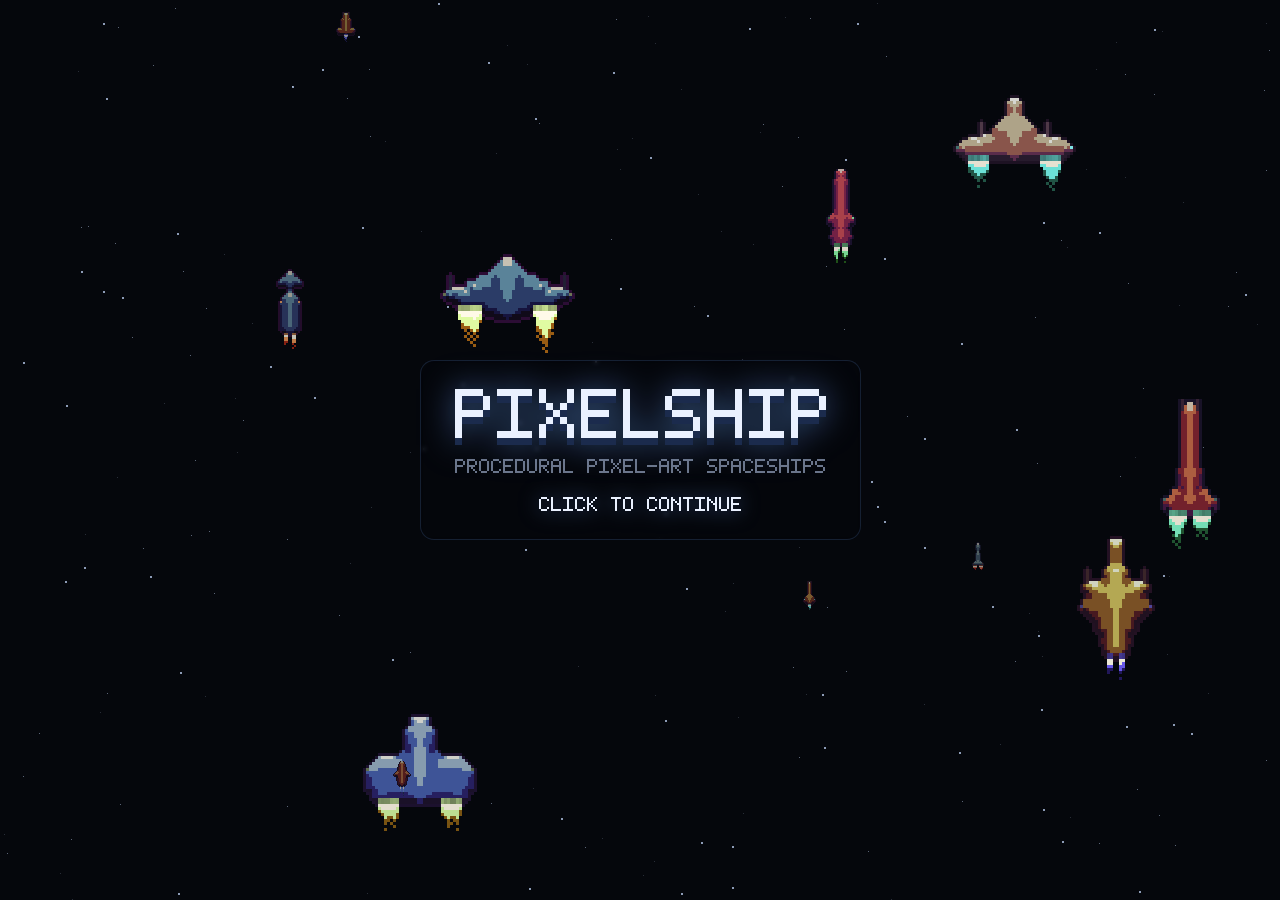
<file: index.html>
<!doctype html>
<html lang="en">
<head>
<meta charset="utf-8">
<meta name="viewport" content="width=device-width, initial-scale=1">
<title>Pixelship - procedural spaceship generator</title>
<style>
  :root{
    --bg:#0b0e14; --panel:#111725; --panel2:#0d1220; --line:#212a3d; --fg:#e2e8f6;
    --dim:#8794ad; --accent:#6ea8ff; --warn:#ffb26e;
  }
  *{box-sizing:border-box}
  html,body{height:100%}
  body{margin:0;background:var(--bg);color:var(--fg);overflow:hidden;
       font:13px/1.5 ui-sans-serif,system-ui,-apple-system,"Segoe UI",sans-serif}

  #app{display:grid;grid-template-columns:288px 1fr;height:100vh}
  @media (max-width:860px){#app{grid-template-columns:1fr;overflow:auto;height:auto}}

  /* ---------- control panel ---------- */
  aside{background:var(--panel);border-right:1px solid var(--line);
        display:flex;flex-direction:column;min-height:0}
  aside header{padding:16px 16px 12px;border-bottom:1px solid var(--line)}
  aside header canvas{image-rendering:pixelated;display:block}
  /* align-items:flex-start, or a column flex container stretches the canvases
     and the shorter line renders bigger than the longer one */
  .brandSub{margin-top:7px;display:flex;flex-direction:column;align-items:flex-start;gap:3px}
  #panel{overflow-y:auto;padding:4px 0 24px;flex:1;min-height:0}

  .group{border-bottom:1px solid var(--line)}
  .group>summary{padding:9px 16px;cursor:pointer;font-size:11px;font-weight:700;
                 letter-spacing:.09em;text-transform:uppercase;color:var(--dim);
                 list-style:none;user-select:none;
                 display:flex;align-items:center;gap:9px}
  .group>summary::-webkit-details-marker{display:none}
  .group>summary:hover{color:var(--fg)}
  .group[open]>summary{color:var(--fg)}
  .group .body{padding:2px 16px 12px}

  .row{display:grid;grid-template-columns:1fr auto;gap:2px 8px;align-items:center;
       margin:0 0 9px}
  .row label{font-size:11.5px;color:var(--dim);grid-column:1}
  .row .val{font-size:11px;color:var(--fg);font-variant-numeric:tabular-nums;
            grid-column:2;text-align:right;min-width:44px}
  .row input[type=range]{grid-column:1/3;width:100%;accent-color:var(--accent);margin:0}
  .row select,.row input[type=text],.row input[type=number]{
       grid-column:1/3;width:100%;background:var(--panel2);color:var(--fg);
       border:1px solid var(--line);border-radius:5px;padding:5px 7px;font:inherit;font-size:12px}
  .row.inline{grid-template-columns:1fr auto}
  .row.inline label{grid-column:1}
  .row.inline input[type=checkbox]{grid-column:2;accent-color:var(--accent);margin:0}
  .hint{font-size:10.5px;color:#63708a;margin:-6px 0 10px;grid-column:1/3}

  /* ---------- stage ---------- */
  main{display:flex;flex-direction:column;min-width:0;min-height:0}
  /* never wrap: the toolbar gives up label text before it gives up its line */
  .toolbar{display:flex;gap:10px;align-items:center;flex-wrap:nowrap;
           padding:10px 16px;border-bottom:1px solid var(--line);background:var(--panel2)}
  .toolbar .sp{flex:1 1 auto;min-width:0}
  .toolbar button{flex:none}
  .seedbox{flex:none}
  button{background:#1c2537;border:1px solid var(--line);color:var(--fg);border-radius:6px;
         padding:6px 12px;font:inherit;font-size:12px;cursor:pointer;white-space:nowrap}
  button:hover{background:#26324a;border-color:#3a4763}
  button.primary{background:#22406e;border-color:#325a96}
  button.primary:hover{background:#2a4f88}
  .seedbox{display:flex;align-items:center;gap:6px;font-size:11.5px;color:var(--dim)}
  .seedbox input{width:120px;background:var(--panel2);color:var(--fg);border:1px solid var(--line);
                 border-radius:5px;padding:5px 7px;font:inherit;font-size:12px}

  /* below this the labels go and the icons carry the meaning (title tooltips stay) */
  @media (max-width:1010px){
    .toolbar button span{display:none}
    .toolbar button{padding:7px 10px}
    .toolbar{gap:8px}
    .seedbox input{width:92px}
  }
  @media (max-width:900px){ .notice{display:none} }

  .stage{flex:1;display:flex;min-height:0;overflow:hidden}
  @media (max-width:860px){.stage{flex-direction:column;overflow:visible}}
  .hero{flex:0 0 340px;display:flex;flex-direction:column;align-items:center;
        justify-content:center;gap:12px;padding:20px;border-right:1px solid var(--line);
        background:radial-gradient(circle at 50% 40%,#121a2b 0%,#0a0d14 70%)}
  .hero canvas{image-rendering:pixelated}
  .hero .meta{font-size:11px;color:var(--dim);text-align:center;line-height:1.7}
  .hero .meta b{color:var(--fg);font-weight:600}

  .gallery{flex:1;overflow-y:auto;padding:14px;display:flex;flex-wrap:wrap;
           align-content:flex-start;gap:10px}
  /* a class-level display beats the UA [hidden] rule, so restate it */
  [hidden]{display:none !important}
  .tile{background:#080b12;border:1px solid var(--line);border-radius:8px;padding:6px;
        display:flex;align-items:center;justify-content:center;cursor:pointer;position:relative}
  .tile:hover{border-color:#3a4763}
  .tile.sel{border-color:var(--accent);box-shadow:0 0 0 1px rgba(110,168,255,.35)}
  .tile.locked{border-color:#e0b055;box-shadow:0 0 0 1px rgba(224,176,85,.3)}
  .tile canvas{image-rendering:pixelated;display:block}
  /* one control cluster in one corner - two lone ghost icons in opposite
     corners read as decoration, not as buttons */
  .tileTools{position:absolute;top:3px;right:3px;display:flex;gap:3px}
  .tile .tool{padding:0;width:20px;height:20px;display:flex;align-items:center;
              justify-content:center;border-radius:4px;background:rgba(10,14,22,.82);
              border:1px solid var(--line);color:#5d6a84;opacity:0;transition:.12s}
  .tile:hover .tool{opacity:1}
  .tile .tool:hover{color:var(--fg);border-color:#3a4763}
  .tile.locked .lock{opacity:1;color:#e0b055;border-color:#6b5424}
  .tile.saved .star{opacity:1;color:#6ea8ff;border-color:#2c4877}
  .library .tile .tool{opacity:1}
  .tile .tool.danger:hover{color:var(--warn);border-color:#5d4526}
  .empty{color:var(--dim);font-size:12.5px;padding:18px;max-width:46ch;line-height:1.7}

  .status{padding:6px 16px;border-top:1px solid var(--line);background:var(--panel2);
          font-size:11px;color:var(--dim);display:flex;gap:16px;flex-wrap:wrap}
  .icon{flex:none;vertical-align:-3px}
  .toolbar button{display:inline-flex;align-items:center;gap:7px}
  /* --- draw-your-own tile --- */
  /* same box as every other tile: the label floats over the frame instead of
     adding height to it */
  .tile.draw{cursor:pointer;border-style:dashed;border-color:#2b3752}
  .tile.draw:hover{border-color:var(--accent);background:#0b111d}
  .tile.draw canvas{opacity:.55}
  .tile.draw .lbl{position:absolute;left:6px;right:6px;bottom:8px;
                  font-size:9.5px;letter-spacing:.09em;text-transform:uppercase;
                  color:#6d7c99;text-align:center;pointer-events:none}
  .tile.draw:hover .lbl{color:var(--accent)}

  /* --- editor modal --- */
  .drawModal{position:fixed;inset:0;z-index:300;display:none;
             align-items:center;justify-content:center;background:rgba(4,6,11,.72)}
  .drawModal.on{display:flex}
  /* Hard ceiling on the height: the modal has no scroll of its own worth using
     while you are dragging inside it, so it has to fit the screen. The grid
     cell size is derived from the same budget in draw.js. */
  .drawBox{background:var(--panel);border:1px solid var(--line);border-radius:12px;
           box-shadow:0 24px 70px rgba(0,0,0,.6);max-width:min(96vw,940px);
           height:min(700px,96vh);display:flex;flex-direction:column;overflow:hidden}
  .drawHead{display:flex;align-items:center;justify-content:space-between;
            padding:12px 16px;border-bottom:1px solid var(--line);
            font-size:12px;letter-spacing:.08em;text-transform:uppercase;color:var(--dim)}
  .drawX{background:none;border:0;color:var(--dim);font-size:20px;line-height:1;padding:0 4px}
  .drawX:hover{color:var(--fg);background:none}
  /* overflow:auto is the safety net, not the plan: cellFor() in draw.js sizes
     the grid so the body fits. It only engages on a very short window. */
  .drawBody{display:flex;gap:18px;padding:16px;flex:1;min-height:0;overflow:auto}
  .drawHead{flex:none}
  @media (max-width:760px){.drawBody{flex-direction:column}}
  /* centred, because the modal is a fixed height and the grid rarely fills it
     exactly - integer cell sizes leave a remainder */
  .drawLeft{display:flex;flex-direction:column;justify-content:center}
  .drawLeft canvas{image-rendering:pixelated;display:block;border:1px solid var(--line);
                   border-radius:6px;cursor:crosshair}
  .drawHint{margin-top:9px;font-size:10.5px;color:#63708a;max-width:440px;line-height:1.5}
  .drawRight{display:flex;flex-direction:column;gap:8px;min-width:236px}
  /* label and control on one row: five stacked pairs wasted half the panel */
  .drawTools{display:grid;grid-template-columns:auto 1fr;gap:7px 12px;align-items:center}
  .drawTools>span{font-size:10.5px;letter-spacing:.07em;text-transform:uppercase;
                  color:var(--dim);white-space:nowrap}
  .drawTools>span em{display:block;font-style:normal;text-transform:none;
                     letter-spacing:0;font-size:9.5px;color:#54607a;margin-top:1px}
  .drawSeg{display:flex;gap:4px}
  .drawSeg button{min-width:28px;padding:4px 7px;font-size:11.5px}
  .drawSeg.wide{margin-top:2px}
  .drawSeg.wide button{flex:1;padding:6px 8px}
  .drawGhostLbl{display:flex;align-items:center;gap:7px;cursor:pointer;
                font-size:11px;color:var(--dim)}
  .drawGhostLbl input{accent-color:var(--accent)}
  .drawSeg button.on{background:#22406e;border-color:#325a96;color:#eaf1ff}
  /* The preview takes whatever height the column has left over, so a tall grid
     gets a big preview instead of leaving dead space under the buttons. Its
     height still comes from the LAYOUT, never from its own contents: the modal
     must not resize under your cursor as the preview swaps between a
     placeholder and canvases of different sizes. */
  .drawPrevWrap{flex:1;display:flex;flex-direction:column;align-items:center;
                justify-content:center;gap:8px;background:#080b12;
                border:1px solid var(--line);border-radius:8px;padding:8px;
                min-height:260px;overflow:hidden}
  .drawPrev{flex:1;min-height:0;align-self:stretch;position:relative;
            display:flex;align-items:center;justify-content:center}
  .drawPrev{color:#4d5972;font-size:11.5px}
  /* Out of flow on purpose: in a column whose height comes from its contents, a
     canvas in the flow would size the very box that decides how big the canvas
     may be. Absolute breaks that loop - the box is sized by the layout, and the
     preview is measured against it. */
  .drawPrev canvas{image-rendering:pixelated;display:block;
                   position:absolute;left:0;right:0;top:0;bottom:0;margin:auto}
  /* one row, not two: the caption shares a fixed box with the preview, so every
     line it takes is a line the ship does not get */
  .drawMeta{display:flex;flex-wrap:wrap;justify-content:center;gap:2px 10px;
            font-size:10.5px;color:#63708a;font-variant-numeric:tabular-nums;
            min-height:15px;flex:none}
  .drawActions{display:flex;gap:8px}
  .drawActions button{flex:1}
  .drawActions button:disabled{opacity:.4;cursor:not-allowed}

  .status b{color:var(--fg);font-weight:600;font-variant-numeric:tabular-nums}
  .err{color:var(--warn)}

  /* tooltips: our own element, not the browser's - instant, styled, and it
     survives inside an itch iframe where OS chrome looks out of place */
  .tip{position:fixed;z-index:200;pointer-events:none;
       background:#0a0f1a;color:#e9eefb;border:1px solid #33405c;border-radius:6px;
       padding:6px 9px;font-size:11.5px;line-height:1.35;letter-spacing:.01em;
       max-width:230px;white-space:normal;
       box-shadow:0 6px 20px rgba(0,0,0,.55);
       opacity:0;transform:translateY(3px);transition:opacity .12s ease,transform .12s ease}
  .tip.on{opacity:1;transform:translateY(0)}
  .tip::after{content:"";position:absolute;left:50%;margin-left:-5px;
              border:5px solid transparent;border-top-color:#33405c;bottom:-10px}
  .tip.below::after{bottom:auto;top:-10px;border-top-color:transparent;border-bottom-color:#33405c}

  .notice{font-size:11.5px;color:var(--dim);opacity:0;transition:opacity .3s;
          font-variant-numeric:tabular-nums;white-space:nowrap;
          flex:0 1 auto;min-width:0;overflow:hidden;text-overflow:ellipsis}
  .notice.on{opacity:1}
  .notice.warn{color:var(--warn)}

  /* reset lives at the foot of the panel, away from the things you click often */
  .panelFoot{padding:12px 16px 16px;border-top:1px solid var(--line);background:var(--panel);flex:none}
  .panelFoot button{width:100%;display:inline-flex;align-items:center;justify-content:center;
                    gap:7px;color:var(--dim);padding:8px 12px}
  .panelFoot button:hover{color:var(--fg)}
  .panelFoot button.armed{color:var(--warn);border-color:#5d4526;background:#241a10}

  /* ---------- intro ---------- */
  #intro{position:fixed;inset:0;z-index:50;background:#05070c;
         display:flex;align-items:center;justify-content:center;
         transition:opacity .45s ease}
  #intro.gone{opacity:0;pointer-events:none}
  #introCanvas{position:absolute;inset:0;width:100%;height:100%;display:block}
  .introUi{position:relative;text-align:center;padding:28px 34px;
           background:rgba(5,7,12,.55);backdrop-filter:blur(2px);
           border:1px solid rgba(110,168,255,.16);border-radius:14px}
  .introUi h1{margin:0 0 14px;display:flex;justify-content:center;
              filter:drop-shadow(0 0 16px rgba(110,168,255,.5))}
  .introUi .tagline{display:flex;justify-content:center;margin:0 0 24px;opacity:.72}
  /* attract-mode blink: hard on/off, no fade - a cabinet does not tween */
  @keyframes arcadeBlink{0%,54%{opacity:1}55%,100%{opacity:0}}
  .introCta{display:flex;justify-content:center;animation:arcadeBlink 1.06s infinite;
            filter:drop-shadow(0 0 10px rgba(110,168,255,.55))}
  #intro{cursor:pointer}
  .introUi{pointer-events:none}   /* the whole screen is the button */
</style>
</head>
<body>
<div id="intro">
  <canvas id="introCanvas"></canvas>
  <div class="introUi">
    <h1 id="introTitle"></h1>
    <div class="tagline" id="introTag"></div>
    <div class="introCta" id="introCta"></div>
  </div>
</div>

<div id="app">
  <aside>
    <header id="brand"></header>
    <div id="panel"></div>
    <div class="panelFoot">
      <button id="resetAll"></button>
    </div>
  </aside>

  <main>
    <div class="toolbar">
      <div class="seedbox">seed <input type="text" id="seed" value="1337"></div>
      <button id="reroll">Randomize</button>
      <span class="notice" id="notice"></span>
      <div class="sp"></div>
      <button id="showLib">Saved</button>
      <button id="expPng">Export PNG strip</button>
      <button id="expMounts">Mounts</button>
      <button class="primary" id="expSheet">Export fleet sheet</button>
    </div>

    <div class="stage">
      <div class="hero">
        <canvas id="hero"></canvas>
        <div class="meta" id="heroMeta"></div>
      </div>
      <div class="gallery" id="gallery"></div>
      <div class="gallery library" id="library" hidden></div>
    </div>

  </main>
</div>

<script src="lab/shape.js"></script>
<script src="lab/shading.js"></script>
<script src="lab/palette.js"></script>
<script src="lab/mounts.js"></script>
<script src="lab/compose.js"></script>
<script src="lab/bank.js"></script>
<script src="lab/families.js"></script>
<script src="lab/controls.js"></script>
<script src="lab/sprite.js"></script>
<script src="app/storage.js"></script>
<script src="app/icons.js"></script>
<script src="app/tooltip.js"></script>
<script src="app/draw.js"></script>
<script src="app/pixelfont.js"></script>
<script src="app/app.js"></script>
<script src="app/intro.js"></script>
</body>
</html>
</file>
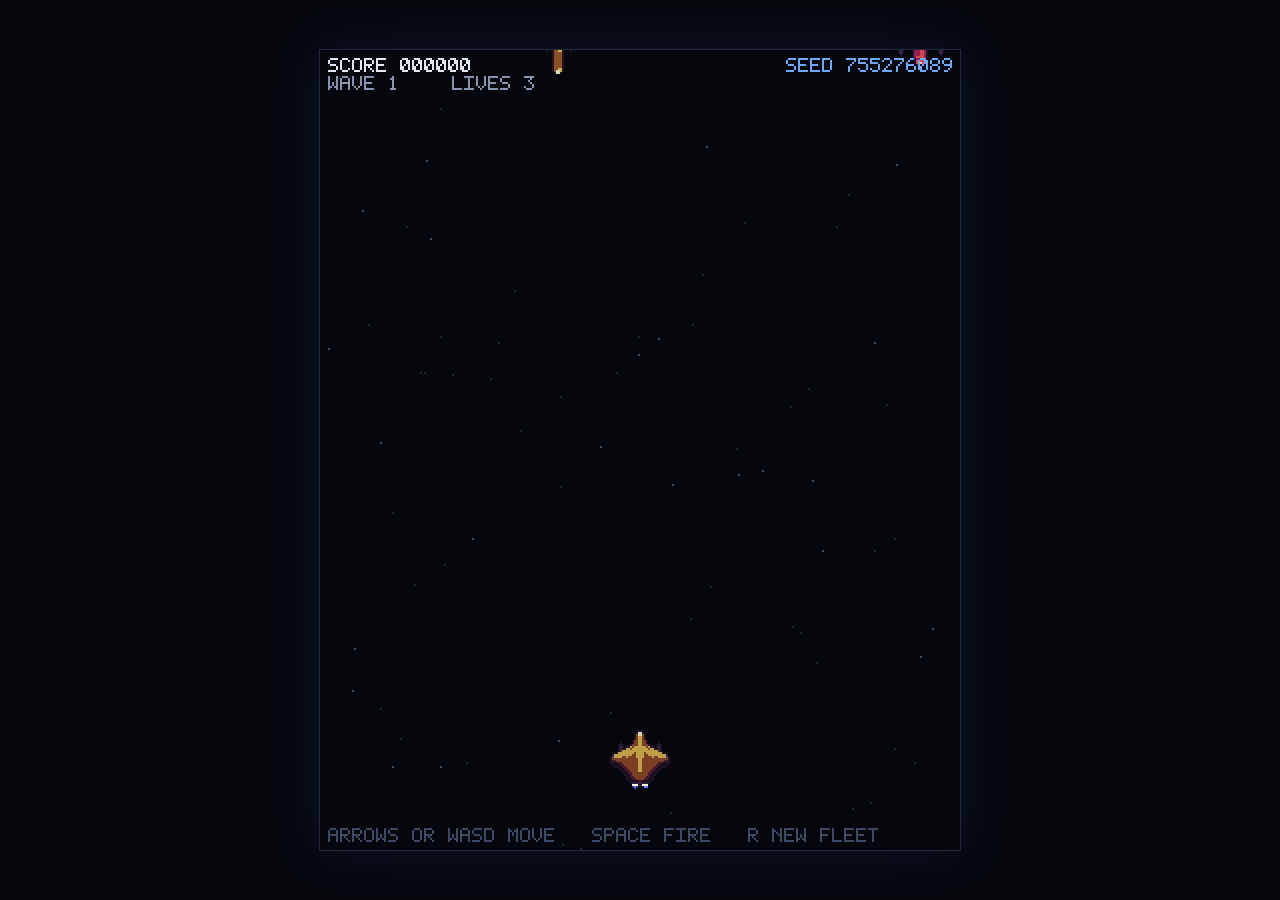
<file: game/index.html>
<!doctype html>
<html lang="en">
<head>
<meta charset="utf-8">
<meta name="viewport" content="width=device-width, initial-scale=1">
<title>Pixelship sprites demonstration</title>
<style>
  html,body{height:100%}
  body{margin:0;background:#05070d;color:#8794ad;overflow:hidden;
       font:12px/1.5 ui-sans-serif,system-ui,-apple-system,"Segoe UI",sans-serif;
       display:flex;align-items:center;justify-content:center}
  #stage{position:relative}
  #screen{image-rendering:pixelated;display:block;background:#05070d;
          border:1px solid #212a3d;box-shadow:0 0 48px rgba(60,110,220,.14)}
  #boot{position:absolute;inset:0;display:flex;align-items:center;justify-content:center;
        letter-spacing:.14em;text-transform:uppercase;font-size:11px;color:#63708a}
</style>
</head>
<body>
<div id="stage">
  <canvas id="screen" width="320" height="400"></canvas>
  <div id="boot">baking sprites...</div>
</div>

<!-- generator (relative to ../lab), then the shared renderer, then the font -->
<script src="../lab/shape.js"></script>
<script src="../lab/shading.js"></script>
<script src="../lab/palette.js"></script>
<script src="../lab/mounts.js"></script>
<script src="../lab/compose.js"></script>
<script src="../lab/bank.js"></script>
<script src="../lab/families.js"></script>
<script src="../lab/sprite.js"></script>
<script src="../app/pixelfont.js"></script>
<script src="audio.js"></script>
<script src="game.js"></script>
</body>
</html>
</file>
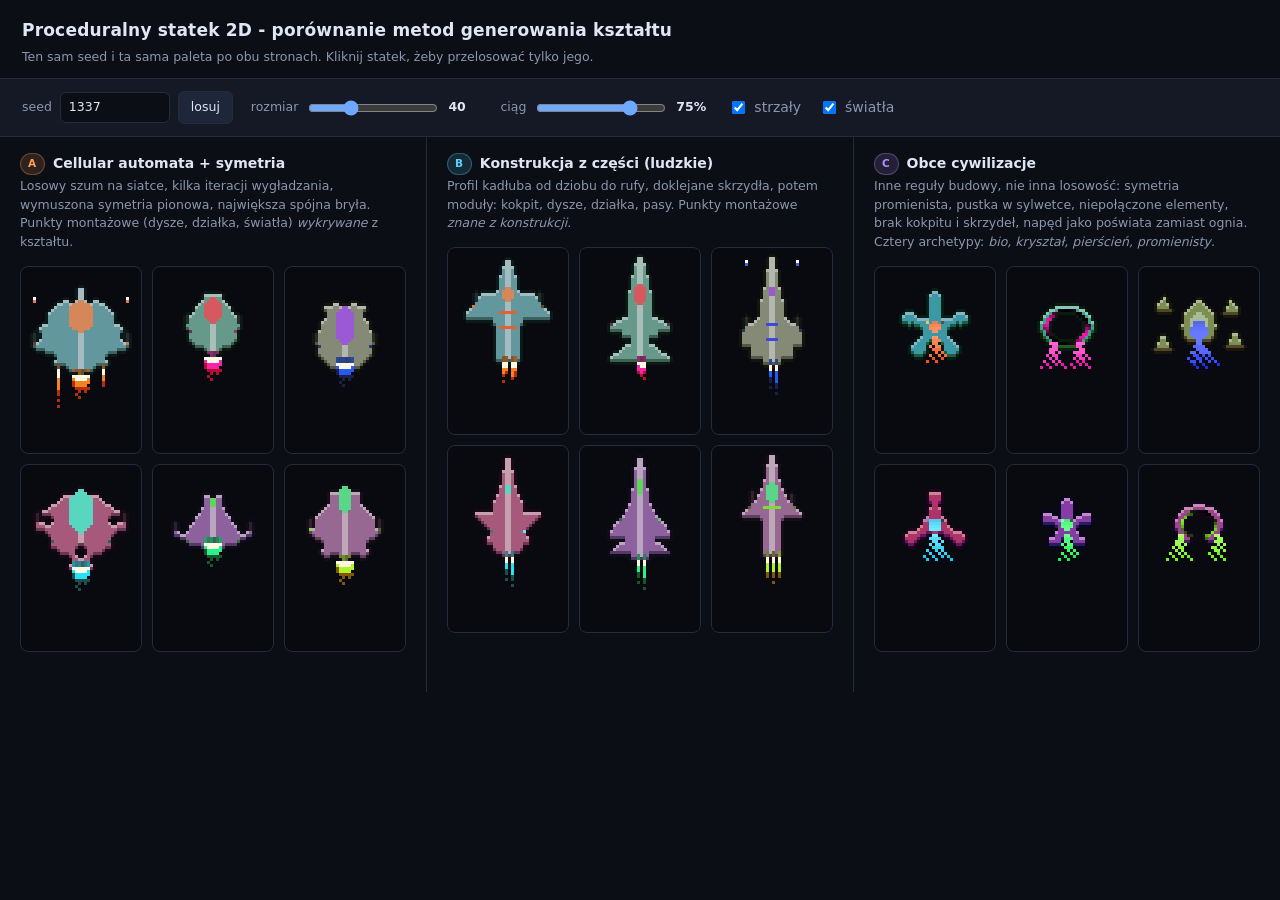
<file: prototype-ab.html>
<!doctype html>
<html lang="pl">
<head>
<meta charset="utf-8">
<meta name="viewport" content="width=device-width, initial-scale=1">
<title>Pixel Ship - porównanie A/B</title>
<style>
  :root{
    --bg:#0b0e14; --panel:#141925; --line:#232b3d; --fg:#dfe6f5; --dim:#8b97ae;
    --a:#ff9f5a; --b:#5ad1ff; --c:#b48cff;
  }
  *{box-sizing:border-box}
  body{margin:0;background:var(--bg);color:var(--fg);
       font:14px/1.5 ui-sans-serif,system-ui,-apple-system,"Segoe UI",sans-serif}
  header{padding:18px 22px 12px;border-bottom:1px solid var(--line)}
  h1{margin:0 0 4px;font-size:17px;letter-spacing:.2px}
  header p{margin:0;color:var(--dim);font-size:12.5px}

  .controls{display:flex;flex-wrap:wrap;gap:18px;align-items:center;
            padding:12px 22px;border-bottom:1px solid var(--line);background:var(--panel)}
  .ctl{display:flex;align-items:center;gap:8px;font-size:12.5px;color:var(--dim)}
  .ctl b{color:var(--fg);font-weight:600;font-variant-numeric:tabular-nums;min-width:34px;display:inline-block}
  input[type=range]{width:130px;accent-color:#6ea8ff}
  input[type=text]{background:#0b0e14;border:1px solid var(--line);color:var(--fg);
                   border-radius:6px;padding:5px 8px;width:110px;font:inherit;font-size:12.5px}
  button{background:#1e2739;border:1px solid var(--line);color:var(--fg);border-radius:6px;
         padding:6px 12px;font:inherit;font-size:12.5px;cursor:pointer}
  button:hover{background:#27324a}
  label.chk{display:flex;align-items:center;gap:6px;cursor:pointer;color:var(--dim)}

  main{display:grid;grid-template-columns:repeat(3,1fr);gap:1px;background:var(--line);min-height:0}
  @media (max-width:1200px){main{grid-template-columns:1fr 1fr}}
  @media (max-width:800px){main{grid-template-columns:1fr}}
  section{background:var(--bg);padding:16px 20px 40px}
  h2{margin:0 0 2px;font-size:14px;display:flex;align-items:center;gap:8px}
  .tag{font-size:10.5px;letter-spacing:.08em;text-transform:uppercase;padding:2px 7px;
       border-radius:99px;font-weight:700}
  .tagA{background:rgba(255,159,90,.14);color:var(--a);border:1px solid rgba(255,159,90,.3)}
  .tagB{background:rgba(90,209,255,.14);color:var(--b);border:1px solid rgba(90,209,255,.3)}
  .tagC{background:rgba(180,140,255,.14);color:var(--c);border:1px solid rgba(180,140,255,.32)}
  section p.desc{margin:0 0 14px;color:var(--dim);font-size:12.5px;max-width:52ch}

  .grid{display:flex;flex-wrap:wrap;gap:10px}
  .cell{background:#080a10;border:1px solid var(--line);border-radius:8px;
        display:flex;align-items:center;justify-content:center;cursor:pointer;
        position:relative;overflow:hidden}
  .cell:hover{border-color:#3a4763}
  .cell canvas{image-rendering:pixelated;display:block}
  .cell::after{content:"↻";position:absolute;top:3px;right:5px;font-size:11px;color:#3a4763;opacity:0;transition:.12s}
  .cell:hover::after{opacity:1}
</style>
</head>
<body>

<header>
  <h1>Proceduralny statek 2D - porównanie metod generowania kształtu</h1>
  <p>Ten sam seed i ta sama paleta po obu stronach. Kliknij statek, żeby przelosować tylko jego.</p>
</header>

<div class="controls">
  <div class="ctl">seed <input type="text" id="seed" value="1337"><button id="reroll">losuj</button></div>
  <div class="ctl">rozmiar <input type="range" id="size" min="16" max="96" step="1" value="40"><b id="sizeV">40</b></div>
  <div class="ctl">ciąg <input type="range" id="thr" min="0" max="100" step="1" value="75"><b id="thrV">75%</b></div>
  <label class="chk"><input type="checkbox" id="fire" checked> strzały</label>
  <label class="chk"><input type="checkbox" id="lights" checked> światła</label>
</div>

<main>
  <section>
    <h2><span class="tag tagA">A</span> Cellular automata + symetria</h2>
    <p class="desc">Losowy szum na siatce, kilka iteracji wygładzania, wymuszona symetria pionowa,
       największa spójna bryła. Punkty montażowe (dysze, działka, światła) <em>wykrywane</em> z kształtu.</p>
    <div class="grid" id="gridA"></div>
  </section>
  <section>
    <h2><span class="tag tagB">B</span> Konstrukcja z części (ludzkie)</h2>
    <p class="desc">Profil kadłuba od dziobu do rufy, doklejane skrzydła, potem moduły: kokpit, dysze,
       działka, pasy. Punkty montażowe <em>znane z konstrukcji</em>.</p>
    <div class="grid" id="gridB"></div>
  </section>
  <section>
    <h2><span class="tag tagC">C</span> Obce cywilizacje</h2>
    <p class="desc">Inne reguły budowy, nie inna losowość: symetria promienista, pustka w sylwetce,
       niepołączone elementy, brak kokpitu i skrzydeł, napęd jako poświata zamiast ognia.
       Cztery archetypy: <em>bio, kryształ, pierścień, promienisty</em>.</p>
    <div class="grid" id="gridC"></div>
  </section>
</main>

<script>
/* ═══════════════════════ wspólny rdzeń ═══════════════════════ */

const SHIPS_PER_METHOD = 6;

function mulberry32(a){
  return function(){
    a |= 0; a = a + 0x6D2B79F5 | 0;
    let t = Math.imul(a ^ a >>> 15, 1 | a);
    t = t + Math.imul(t ^ t >>> 7, 61 | t) ^ t;
    return ((t ^ t >>> 14) >>> 0) / 4294967296;
  };
}
const rr = (r,a,b) => a + (b-a)*r();
const ri = (r,a,b) => Math.floor(a + (b-a+1)*r());
const pick = (r,arr) => arr[Math.floor(r()*arr.length)];
const clamp = (v,a,b) => v<a?a:v>b?b:v;
const smooth = t => t*t*(3-2*t);

/* materiały w siatce */
const EMPTY=0, HULL=1, LIGHT=2, DARK=3, OUTLINE=4, COCKPIT=5, ACCENT=6, NOZZLE=7, GUN=8, LAMP=9,
      CORE=10, SEAM=11, EYE=12;

function hsl2rgb(h,s,l){
  h=((h%360)+360)%360/360;
  const f=(n)=>{const k=(n+h*12)%12; const a=s*Math.min(l,1-l);
    return Math.round(255*(l - a*Math.max(-1,Math.min(k-3,Math.min(9-k,1)))));};
  return [f(0),f(8),f(4)];
}

/* alien=true przesuwa paletę w stronę biologiczno-egzotyczną: wyższe nasycenie,
   chłodne cienie, świecące akcenty. Ludzka paleta zostaje wojskowo-stonowana. */
function makePalette(r, alien=false){
  const h = r()*360;
  const s = alien ? rr(r,.22,.55) : rr(r,.05,.30);
  const accH = (h + rr(r,140,220)) % 360;
  const cockH = (h + 195) % 360;
  const shadowShift = alien ? -32 : -10;   /* cienie odchylone w chłód */
  const pal = [];
  pal[EMPTY]   = null;
  pal[HULL]    = hsl2rgb(h, s, alien ? .44 : .50);
  pal[LIGHT]   = hsl2rgb(h + (alien?14:5), s*.75, alien ? .66 : .70);
  pal[DARK]    = hsl2rgb(h + shadowShift, s*(alien?1.15:1), alien ? .24 : .31);
  pal[OUTLINE] = hsl2rgb(h + shadowShift, Math.min(1,s*1.6), .07);
  pal[COCKPIT] = hsl2rgb(cockH, .62, .60);
  pal[ACCENT]  = hsl2rgb(accH, alien ? .85 : .70, .54);
  pal[NOZZLE]  = hsl2rgb(h + shadowShift, s*.5, .18);
  pal[GUN]     = hsl2rgb(h + shadowShift, s*.6, .16);
  pal[LAMP]    = hsl2rgb(accH, .85, .62);
  pal[CORE]    = hsl2rgb(accH, .95, .66);
  pal[SEAM]    = hsl2rgb(accH, .90, .52);
  pal[EYE]     = hsl2rgb((accH + 30) % 360, 1.0, .70);
  pal.flame    = hsl2rgb((accH + rr(r,-25,25)) % 360, .9, .55);
  pal.plume    = hsl2rgb(accH, .95, .60);
  pal.hueBase  = h;
  return pal;
}

/* ---- operacje na siatce, wspólne dla obu metod ---- */

function mirrorLeftToRight(g,W,H){
  const half = Math.floor(W/2);
  for(let y=0;y<H;y++)
    for(let x=0;x<half;x++)
      g[y*W + (W-1-x)] = g[y*W+x];
}

/* zostaw tylko największą spójną bryłę (4-sąsiedztwo) */
function keepLargestBlob(g,W,H){
  const lab = new Int32Array(W*H).fill(-1);
  const stack = [];
  let best = -1, bestSize = 0;
  for(let i=0;i<W*H;i++){
    if(!g[i] || lab[i]>=0) continue;
    const id = i; let size = 0;
    lab[i]=id; stack.push(i);
    while(stack.length){
      const p = stack.pop(); size++;
      const x = p%W, y = (p-x)/W;
      if(x>0   && g[p-1] && lab[p-1]<0){ lab[p-1]=id; stack.push(p-1); }
      if(x<W-1 && g[p+1] && lab[p+1]<0){ lab[p+1]=id; stack.push(p+1); }
      if(y>0   && g[p-W] && lab[p-W]<0){ lab[p-W]=id; stack.push(p-W); }
      if(y<H-1 && g[p+W] && lab[p+W]<0){ lab[p+W]=id; stack.push(p+W); }
    }
    if(size>bestSize){ bestSize=size; best=id; }
  }
  for(let i=0;i<W*H;i++) if(g[i] && lab[i]!==best) g[i]=EMPTY;
  return bestSize;
}

/* ---- prymitywy rysunkowe: wielokąt, elipsa, linia, krzywa ---- */

function fillPoly(g,W,H,pts,mat){
  let ymin=1e9, ymax=-1e9;
  for(const p of pts){ if(p[1]<ymin)ymin=p[1]; if(p[1]>ymax)ymax=p[1]; }
  ymin=Math.max(0,Math.floor(ymin)); ymax=Math.min(H-1,Math.ceil(ymax));
  for(let y=ymin;y<=ymax;y++){
    const xs=[];
    for(let i=0,j=pts.length-1;i<pts.length;j=i++){
      const [xi,yi]=pts[i], [xj,yj]=pts[j];
      if((yi<=y && yj>y) || (yj<=y && yi>y)) xs.push(xi + (y-yi)/(yj-yi)*(xj-xi));
    }
    xs.sort((a,b)=>a-b);
    for(let k=0;k+1<xs.length;k+=2)
      for(let x=Math.round(xs[k]); x<=Math.round(xs[k+1]); x++)
        if(x>=0 && x<W) g[y*W+x]=mat;
  }
}

/* pred(currentMaterial) decyduje, czy piksel wolno pomalować */
function fillEllipse(g,W,H,cx,cy,rx,ry,mat,pred){
  for(let y=Math.floor(cy-ry); y<=Math.ceil(cy+ry); y++)
    for(let x=Math.floor(cx-rx); x<=Math.ceil(cx+rx); x++){
      if(x<0||y<0||x>=W||y>=H) continue;
      const dx=(x-cx)/(rx+.35), dy=(y-cy)/(ry+.35);
      if(dx*dx+dy*dy>1) continue;
      const i=y*W+x;
      if(pred && !pred(g[i])) continue;
      g[i]=mat;
    }
}

function strokeLine(g,W,H,x0,y0,x1,y1,th,mat){
  const steps = Math.ceil(Math.max(Math.abs(x1-x0), Math.abs(y1-y0))) + 1;
  const rad = (th-1)/2;
  const k = Math.ceil(rad);
  for(let s=0;s<=steps;s++){
    const t=s/steps, x=x0+(x1-x0)*t, y=y0+(y1-y0)*t;
    for(let dy=-k;dy<=k;dy++) for(let dx=-k;dx<=k;dx++){
      if(dx*dx+dy*dy > rad*rad+0.5) continue;
      const X=Math.round(x+dx), Y=Math.round(y+dy);
      if(X<0||Y<0||X>=W||Y>=H) continue;
      g[Y*W+X]=mat;
    }
  }
}

function strokeCurve(g,W,H,p0,p1,p2,th,mat){
  const n = Math.ceil(Math.hypot(p2[0]-p0[0], p2[1]-p0[1])) * 2 + 4;
  let prev = p0;
  for(let i=1;i<=n;i++){
    const t=i/n, u=1-t;
    const x = u*u*p0[0] + 2*u*t*p1[0] + t*t*p2[0];
    const y = u*u*p0[1] + 2*u*t*p1[1] + t*t*p2[1];
    strokeLine(g,W,H,prev[0],prev[1],x,y,th,mat);
    prev=[x,y];
  }
}

/* ---- składowe spójne: obce statki mogą mieć części zawieszone obok kadłuba ---- */

function components(g,W,H,solid){
  const seen = new Uint8Array(W*H);
  const out = [];
  const stack = [];
  for(let i=0;i<W*H;i++){
    if(seen[i] || !solid(g[i])) continue;
    const comp=[]; seen[i]=1; stack.push(i);
    while(stack.length){
      const p=stack.pop(); comp.push(p);
      const x=p%W, y=(p-x)/W;
      const push=(q)=>{ if(!seen[q] && solid(g[q])){ seen[q]=1; stack.push(q); } };
      if(x>0)   push(p-1);
      if(x<W-1) push(p+1);
      if(y>0)   push(p-W);
      if(y<H-1) push(p+W);
    }
    out.push(comp);
  }
  return out;
}

/* największa składowa zostaje kadłubem; reszta staje się "floaterami",
   które renderer rysuje z własnym, zapętlonym drgnieniem. Okruchy giną. */
function splitFloaters(g,W,H,minSize,r){
  const comps = components(g,W,H, m => m!==EMPTY);
  if(comps.length<2) return [];
  comps.sort((a,b)=>b.length-a.length);
  const floaters=[];
  for(let c=1;c<comps.length;c++){
    const comp = comps[c];
    if(comp.length < minSize){ for(const p of comp) g[p]=EMPTY; continue; }
    const cells = comp.map(p=>({ x:p%W, y:Math.floor(p/W), m:g[p] }));
    for(const p of comp) g[p]=EMPTY;
    floaters.push({ cells, amp: 1, phase: rr(r,0,Math.PI*2), speed: rr(r,.6,1.4) });
  }
  return floaters;
}

/* cieniowanie: górne krawędzie jasne, dolne ciemne; grzbiet na osi tylko dla ludzkich kadłubów
   (centralny połysk to bardzo "samolotowy" sygnał, obce kształty go nie dostają) */
function applyShading(g,W,H,opts={}){
  const src = Uint8Array.from(g);
  const cx = (W-1)/2;
  const ridge = opts.ridge===false ? -1 : Math.min(1.2, W*0.045);
  for(let y=0;y<H;y++) for(let x=0;x<W;x++){
    const i = y*W+x;
    if(src[i] !== HULL) continue;
    const up   = y>0   ? src[i-W] : EMPTY;
    const down = y<H-1 ? src[i+W] : EMPTY;
    let m = HULL;
    if(Math.abs(x-cx) <= ridge) m = LIGHT;
    if(up === EMPTY) m = LIGHT;
    if(down === EMPTY) m = DARK;
    g[i] = m;
  }
}

/* kontur 1px wokół całej bryły */
function applyOutline(g,W,H){
  const src = Uint8Array.from(g);
  for(let y=0;y<H;y++) for(let x=0;x<W;x++){
    const i = y*W+x;
    if(src[i] !== EMPTY) continue;
    const n = (x>0   && src[i-1]) || (x<W-1 && src[i+1]) ||
              (y>0   && src[i-W]) || (y<H-1 && src[i+W]);
    if(n) g[i] = OUTLINE;
  }
}

/* mapa "najniższy wypełniony piksel w kolumnie" */
function bottomProfile(g,W,H){
  const b = new Int32Array(W).fill(-1);
  for(let x=0;x<W;x++)
    for(let y=H-1;y>=0;y--) if(g[y*W+x]){ b[x]=y; break; }
  return b;
}
function topProfile(g,W,H){
  const t = new Int32Array(W).fill(-1);
  for(let x=0;x<W;x++)
    for(let y=0;y<H;y++) if(g[y*W+x]){ t[x]=y; break; }
  return t;
}

/* owalny kokpit na osi; zmniejsza się i zjeżdża w dół aż zmieści się w całości na kadłubie */
function stampCockpit(g,W,H,cyRatio,rxPx,r){
  const cx = (W-1)/2;
  const ratio = rr(r,1.2,1.9);
  const rx0 = Math.max(1, Math.min(Math.round(rxPx), Math.round(W*0.10)));

  const cells = (cx,cy,rx,ry) => {
    const out = [];
    for(let y=cy-ry;y<=cy+ry;y++) for(let x=Math.floor(cx-rx);x<=Math.ceil(cx+rx);x++){
      if(x<0||y<0||x>=W||y>=H) return null;
      const dx=(x-cx)/(rx+.3), dy=(y-cy)/(ry+.3);
      if(dx*dx+dy*dy<=1) out.push(y*W+x);
    }
    return out;
  };

  const maxSlide = Math.max(2, Math.round(H*0.2));
  for(let rx=rx0; rx>=1; rx--){
    const ry = Math.max(1, Math.round(rx*ratio));
    for(let slide=0; slide<=maxSlide; slide++){
      const c = cells(cx, Math.round(H*cyRatio)+slide, rx, ry);
      if(!c || c.some(i => g[i]===EMPTY)) continue;
      for(const i of c) g[i]=COCKPIT;
      return true;
    }
  }
  return false;
}

/* ═══════════════════════ METODA A - cellular automata ═══════════════════════ */

function generateA(r, W, H, pal){
  const g = new Uint8Array(W*H);
  const cx = (W-1)/2;
  const rx = W*rr(r,.30,.46);
  const ry = H*rr(r,.36,.47);
  const cy = H*rr(r,.46,.54);
  const bias = rr(r,.80,1.00);

  /* zasiew z eliptycznym prawdopodobieństwem */
  for(let y=0;y<H;y++) for(let x=0;x<W;x++){
    const dx=(x-cx)/rx, dy=(y-cy)/ry;
    const d = Math.sqrt(dx*dx+dy*dy);
    const p = bias - d*0.78;
    g[y*W+x] = r() < p ? HULL : EMPTY;
  }
  mirrorLeftToRight(g,W,H);

  /* wygładzanie */
  const iters = ri(r,4,6);
  for(let it=0; it<iters; it++){
    const src = Uint8Array.from(g);
    for(let y=0;y<H;y++) for(let x=0;x<W;x++){
      let n=0;
      for(let dy=-1;dy<=1;dy++) for(let dx=-1;dx<=1;dx++){
        if(!dx && !dy) continue;
        const nx=x+dx, ny=y+dy;
        if(nx<0||ny<0||nx>=W||ny>=H) continue;
        if(src[ny*W+nx]) n++;
      }
      const c = src[y*W+x];
      g[y*W+x] = n>=5 ? HULL : (n<=2 ? EMPTY : c);
    }
    mirrorLeftToRight(g,W,H);
  }
  keepLargestBlob(g,W,H);

  const bot = bottomProfile(g,W,H);
  const top = topProfile(g,W,H);

  /* dysze: grupy kolumn kończących się najniżej */
  let maxY = -1;
  for(let x=0;x<W;x++) if(bot[x]>maxY) maxY=bot[x];
  const tol = Math.max(1, Math.round(H*0.05));
  const groups=[]; let cur=null;
  for(let x=0;x<W;x++){
    if(bot[x] >= maxY-tol){ cur ? cur.x1=x : cur={x0:x,x1:x}; }
    else if(cur){ groups.push(cur); cur=null; }
  }
  if(cur) groups.push(cur);
  groups.sort((a,b)=>(b.x1-b.x0)-(a.x1-a.x0));

  const maxNozW = Math.max(1, Math.round(W*0.14));
  const engines = groups.slice(0,3).map(gr=>{
    const c = (gr.x0+gr.x1)/2;
    const w = Math.min(gr.x1-gr.x0+1, maxNozW);
    return { x:c, y:Math.max(bot[Math.round(c)], maxY-tol), w };
  }).filter(e=>e.y>=0);

  /* wytłocz dysze w metalu */
  for(const e of engines){
    const half=(e.w-1)/2;
    for(let x=Math.round(e.x-half); x<=Math.round(e.x+half); x++){
      for(let dy=0; dy<Math.max(1,Math.round(H*0.04)); dy++){
        const y=e.y-dy;
        if(x<0||x>=W||y<0) continue;
        if(g[y*W+x]) g[y*W+x]=NOZZLE;
      }
    }
  }

  /* działka: najbardziej wysunięte kolumny (końce skrzydeł) */
  let extreme=-1, exX=-1;
  for(let x=0;x<W;x++) if(top[x]>=0 && Math.abs(x-cx)>extreme){ extreme=Math.abs(x-cx); exX=x; }
  const guns=[];
  if(exX>=0 && extreme > W*0.12){
    for(const gx of [exX, Math.round(2*cx-exX)]){
      const gy = top[clamp(Math.round(gx),0,W-1)];
      if(gy<0) continue;
      const len = Math.max(2, Math.round(H*0.07));
      for(let d=1; d<=len; d++){
        const y=gy-d; if(y<0) break;
        g[y*W+clamp(Math.round(gx),0,W-1)] = GUN;
      }
      guns.push({ x:gx, y:Math.max(0,gy-len) });
    }
  }

  /* kokpit + lampki */
  /* promień kokpitu = ułamek połowy szerokości kadłuba w tym miejscu */
  const cockY = rr(r,.26,.40);
  const rowY = clamp(Math.round(H*cockY), 0, H-1);
  let runHalf = 0;
  for(let x=Math.round(cx); x<W && g[rowY*W+x]; x++) runHalf++;
  stampCockpit(g,W,H, cockY, Math.max(1, runHalf*rr(r,.35,.6)), r);
  const lamps=[];
  const midY = Math.round(H*rr(r,.5,.68));
  for(let x=0;x<W;x++){
    if(g[midY*W+x]){ lamps.push({x, y:midY, ph:0}); break; }
  }
  for(let x=W-1;x>=0;x--){
    if(g[midY*W+x]){ lamps.push({x, y:midY, ph:0}); break; }
  }
  for(const l of lamps) if(g[l.y*W+l.x]) g[l.y*W+l.x]=LAMP;

  applyShading(g,W,H);
  applyOutline(g,W,H);
  return { g, W, H, pal, engines, guns, lamps };
}

/* ═══════════════════════ METODA B - konstrukcja z części ═══════════════════════ */

function generateB(r, W, H, pal){
  const g = new Uint8Array(W*H);
  const cx = (W-1)/2;

  const yTop = Math.round(H*rr(r,.05,.10));
  const yBot = Math.round(H*rr(r,.88,.95));
  const len  = yBot - yTop;
  /* postura: przechwytywacz (wąski, duże skrzydła) ... krążownik (gruby, małe skrzydła) */
  const cls = pick(r, ['int','int','fig','fig','fig','cru']);
  const maxHalf = W*0.5*(cls==='int' ? rr(r,.10,.15)
                       : cls==='fig' ? rr(r,.15,.23)
                                     : rr(r,.24,.34));
  const spanMul = cls==='int' ? rr(r,1.0,1.35) : cls==='fig' ? rr(r,.8,1.1) : rr(r,.45,.75);

  /* profil kadłuba: interpolowane punkty kluczowe (t, względna szerokość) */
  const kp = [
    [0.00, rr(r,.05,.14)],
    [rr(r,.10,.26), rr(r,.28,.55)],
    [rr(r,.42,.58), 1.00],
    [rr(r,.72,.84), rr(r,.55,.95)],
    [1.00, rr(r,.30,.75)],
  ].sort((a,b)=>a[0]-b[0]);

  const halfAt = (y) => {
    const t = clamp((y-yTop)/len, 0, 1);
    for(let i=0;i<kp.length-1;i++){
      if(t>=kp[i][0] && t<=kp[i+1][0]){
        const u = (t-kp[i][0]) / Math.max(1e-6, kp[i+1][0]-kp[i][0]);
        return maxHalf * (kp[i][1] + (kp[i+1][1]-kp[i][1])*smooth(u));
      }
    }
    return maxHalf*kp[kp.length-1][1];
  };

  const fillRow = (y, from, to, mat) => {
    if(y<0||y>=H) return;
    for(let x=Math.round(from); x<=Math.round(to); x++)
      if(x>=0 && x<W) g[y*W+x] = mat;
  };

  for(let y=yTop; y<=yBot; y++){
    const h = Math.max(0.5, halfAt(y));
    fillRow(y, cx-h, cx+h, HULL);
  }

  /* skrzydła: 1-2 pary, profil rozpiętości sterowany typem */
  const wingKinds = ['delta','swept','straight','forked'];
  const pairs = ri(r,1,2);
  const wings = [];
  for(let p=0;p<pairs;p++){
    const kind = pick(r, wingKinds);
    const t0 = rr(r, p===0 ? .28 : .55, p===0 ? .55 : .78);
    const t1 = clamp(t0 + rr(r,.18,.42), 0, 1.0);
    const y0 = Math.round(yTop + len*t0);
    const y1 = Math.round(yTop + len*t1);
    const span = W*0.5*rr(r,.26,.52)*spanMul;
    wings.push({y0,y1,span,kind});

    for(let y=y0; y<=y1; y++){
      const u = (y-y0)/Math.max(1,(y1-y0));
      let f;
      if(kind==='delta')     f = smooth(u);
      else if(kind==='swept')f = smooth(1-u);
      else if(kind==='forked')f = smooth(Math.min(1, u*1.6)) * (u>0.75 ? 0.55 : 1);
      else                   f = 0.6 + 0.4*smooth(u);
      const inner = halfAt(y) - 0.5;
      const outer = inner + span*f;
      fillRow(y, cx+inner, cx+outer, HULL);
      fillRow(y, cx-outer, cx-inner, HULL);
    }
  }

  keepLargestBlob(g,W,H);

  /* dysze: najpierw liczba, potem szerokość dopasowana do rufy z 1px przerwą */
  const bot = bottomProfile(g,W,H);
  const tailW = Math.max(1, Math.round(halfAt(yBot)*2));
  const GAP = 1;
  let count = pick(r,[1,2,2,3,3]);
  while(count > 1 && Math.floor((tailW - (count-1)*GAP)/count) < 1) count--;
  const nozW = count===1
    ? Math.max(1, Math.round(tailW*rr(r,.55,1.0)))
    : Math.max(1, Math.floor((tailW - (count-1)*GAP)/count));
  const totalW = count*nozW + (count-1)*GAP;
  const left0 = Math.round(cx - (totalW-1)/2);
  const depth = Math.max(1, Math.round(H*0.05));
  const engines = [];
  for(let k=0;k<count;k++){
    const l = left0 + k*(nozW+GAP);
    const mid = l + (nozW-1)/2;
    const ey = bot[clamp(Math.round(mid),0,W-1)];
    if(ey < 0) continue;
    engines.push({ x:mid, y:ey, w:nozW });
    for(let x=l; x<l+nozW; x++)
      for(let dy=0; dy<depth; dy++){
        const y = ey-dy;
        if(x<0||x>=W||y<0) continue;
        if(g[y*W+x]) g[y*W+x]=NOZZLE;   /* nigdy nie maluje poza kadłubem */
      }
  }

  /* działka: na czubkach skrzydeł albo przy kadłubie */
  const guns = [];
  if(wings.length && r() < 0.85){
    const w = wings[ri(r,0,wings.length-1)];
    const gy0 = w.kind==='swept' ? w.y0 : Math.round((w.y0+w.y1)/2);
    const top = topProfile(g,W,H);
    /* znajdź skrajną kolumnę skrzydła w okolicy gy0 */
    let gx = -1;
    for(let x=W-1;x>=Math.ceil(cx);x--){ if(g[gy0*W+x]){ gx=x; break; } }
    if(gx>0){
      const inset = Math.max(0, Math.round(W*0.02));
      for(const px of [gx-inset, Math.round(2*cx-(gx-inset))]){
        const X = clamp(Math.round(px),0,W-1);
        const ty = top[X] >= 0 ? top[X] : gy0;
        const glen = Math.max(2, Math.round(H*rr(r,.06,.11)));
        for(let d=1; d<=glen; d++){
          const y = ty-d; if(y<0) break;
          g[y*W+X] = GUN;
        }
        guns.push({ x:X, y:Math.max(0,ty-glen) });
      }
    }
  }

  /* kokpit - skalowany do szerokości kadłuba, nie sprite'a */
  const cockT = rr(r,.24,.40);
  stampCockpit(g,W,H, (yTop + len*cockT)/H, Math.max(1, halfAt(yTop+len*cockT)*rr(r,.4,.62)), r);

  /* pasy akcentu na kadłubie */
  const stripes = ri(r,0,2);
  for(let s=0;s<stripes;s++){
    const y = Math.round(yTop + len*rr(r,.45,.8));
    if(y<0||y>=H) continue;
    const h = halfAt(y);
    for(let x=Math.round(cx-h*0.6); x<=Math.round(cx+h*0.6); x++)
      if(x>=0 && x<W && g[y*W+x]===HULL) g[y*W+x]=ACCENT;
  }

  /* lampki na czubkach skrzydeł */
  const lamps = [];
  if(wings.length){
    const w = wings[0];
    const ly = clamp(Math.round((w.y0+w.y1)/2), 0, H-1);
    for(let x=W-1;x>=Math.ceil(cx);x--){
      if(g[ly*W+x]){
        lamps.push({x, y:ly, ph:0});
        lamps.push({x:clamp(Math.round(2*cx-x),0,W-1), y:ly, ph:Math.PI});
        break;
      }
    }
    for(const l of lamps) if(g[l.y*W+l.x]) g[l.y*W+l.x]=LAMP;
  }

  applyShading(g,W,H);
  applyOutline(g,W,H);
  return { g, W, H, pal, engines, guns, lamps };
}

/* ═══════════════════════ METODA C - obce cywilizacje ═══════════════════════ */
/* Archetyp rysuje kształt i zwraca SPECYFIKACJĘ punktów montażowych we współrzędnych
   względem osi (dx). Pozycje pionowe i grawerunek liczy wrapper, już po wymuszeniu
   symetrii - dzięki temu żaden archetyp nie musi się przejmować zaokrągleniami. */

/* --- bio: segmentowany odwłok, żuwaczki, odnóża, oczy zamiast kokpitu --- */
function alienBio(c){
  const {g,W,H,cx,r} = c;
  const yTop=H*0.10, yBot=H*0.90, len=yBot-yTop;
  const maxHalf = W*0.5*rr(r,.20,.34);

  const nb = ri(r,2,3);
  const bulges = [];
  for(let i=0;i<nb;i++)
    bulges.push({ c: 0.22 + 0.62*(nb===1?0.5:i/(nb-1)), w: rr(r,.11,.19), a: rr(r,.72,1.0) });
  bulges[nb-1].a = 1.0;                       /* najgrubszy segment z tyłu */

  const halfAt = (y) => {
    const t = clamp((y-yTop)/len, 0, 1);
    let m = 0;
    for(const b of bulges){ const u=(t-b.c)/b.w; m = Math.max(m, b.a*Math.exp(-(u*u))); }
    return maxHalf * m * Math.min(1, Math.min(t,1-t)*7 + 0.10);
  };

  for(let y=Math.round(yTop); y<=Math.round(yBot); y++){
    const h = halfAt(y);
    if(h < 0.45) continue;
    for(let x=Math.round(cx-h); x<=Math.round(cx+h); x++) if(x>=0&&x<W) g[y*W+x]=HULL;
  }

  /* żuwaczki - dwa ramiona wyginające się do przodu i do środka */
  const my = yTop + len*rr(r,.28,.42);
  const mh = halfAt(my);
  const reach = W*rr(r,.10,.22);
  const tipY = yTop - len*rr(r,0,.08);
  const mth = Math.max(1, Math.round(W*0.045));
  if(mh >= 1){
    for(const s of [-1,1])
      strokeCurve(g,W,H,
        [cx+s*mh, my],
        [cx+s*(mh+reach), yTop+len*0.10],
        [cx+s*Math.max(1,W*0.04), tipY],
        mth, HULL);
  }

  /* odnóża */
  const legs = ri(r,2,3);
  const legTh = Math.max(1, Math.round(W*0.032));
  for(let i=0;i<legs;i++){
    const ly = yTop + len*(0.44 + 0.17*i);
    const lh = halfAt(ly);
    if(lh < 1) continue;
    const out = W*rr(r,.10,.24), drop = len*rr(r,.06,.16);
    for(const s of [-1,1])
      strokeLine(g,W,H, cx+s*lh, ly, cx+s*(lh+out), ly+drop, legTh, HULL);
  }

  /* szwy energii w przewężeniach między segmentami */
  for(let i=0;i+1<bulges.length;i++){
    const y = Math.round(yTop + len*(bulges[i].c+bulges[i+1].c)/2);
    const h = halfAt(y);
    if(y<0||y>=H||h<1) continue;
    for(let x=Math.round(cx-h*0.8); x<=Math.round(cx+h*0.8); x++)
      if(x>=0&&x<W&&g[y*W+x]) g[y*W+x]=SEAM;
  }

  /* skupisko oczu - zamiast jednej kabiny */
  const ey = yTop + len*rr(r,.16,.28);
  const eh = halfAt(ey);
  const eyes = ri(r,2,3);
  for(let k=0;k<eyes;k++){
    const off = eh*(0.22 + 0.55*(eyes===1?0:k/(eyes-1)));
    for(const s of [-1,1]){
      const X = clamp(Math.round(cx+s*off),0,W-1);
      const Y = clamp(Math.round(ey + k*0.9),0,H-1);
      if(g[Y*W+X]) g[Y*W+X]=EYE;
    }
  }

  const tailH = Math.max(1, halfAt(yBot-1));
  const vents = pick(r,[1,2,2]);
  const vw = Math.max(1, Math.round(tailH*(vents===1 ? 1.1 : 0.6)));
  return {
    engineSpec: (vents===1 ? [0] : [-tailH*0.5, tailH*0.5]).map(dx=>({dx, w:vw, type:'plume'})),
    gunSpec: r()<0.5 && mh>=1 ? [-Math.max(1,W*0.04), Math.max(1,W*0.04)].map(dx=>({dx})) : [],
  };
}

/* --- kryształ: fasetowany wielokąt + oderwane odłamki zawieszone obok --- */
function alienCrystal(c){
  const {g,W,H,cx,cy,r} = c;
  const R = W*0.5*rr(r,.32,.44);
  const xs = rr(r,.70,1.00);
  const n = ri(r,3,5);

  const pts = [];
  for(let i=0;i<=n;i++){
    const a = -Math.PI/2 + Math.PI*i/n;
    const rad = i===0 ? R*rr(r,.85,1.05) : i===n ? R*rr(r,.50,.85) : R*rr(r,.55,1.00);
    pts.push([cx + Math.cos(a)*rad*xs, cy + Math.sin(a)*rad]);
  }
  const full = pts.concat(pts.slice(1,-1).reverse().map(p=>[2*cx-p[0], p[1]]));
  fillPoly(g,W,H,full,HULL);
  fillPoly(g,W,H, full.map(p=>[cx+(p[0]-cx)*0.55, cy+(p[1]-cy)*0.55]), LIGHT);
  fillEllipse(g,W,H,cx,cy+H*0.03, Math.max(1,W*0.06), Math.max(1,W*0.085), CORE, m=>m!==EMPTY);

  /* odłamki: co najmniej 3 px odstępu, żeby kontur ich nie skleił z rdzeniem */
  const shards = ri(r,1,3);
  for(let k=0;k<shards;k++){
    const a = rr(r,.55,2.20);
    const dist = R + 3 + W*rr(r,.02,.09);
    const sx = cx + Math.sin(a)*dist*xs, sy = cy - Math.cos(a)*dist*0.9;
    const size = Math.max(1.2, W*rr(r,.04,.09));
    const tri = [[sx, sy-size],[sx+size*0.8, sy+size*0.7],[sx-size*0.8, sy+size*0.6]];
    fillPoly(g,W,H,tri,HULL);
    fillPoly(g,W,H,tri.map(p=>[2*cx-p[0], p[1]]),HULL);
  }

  return {
    engineSpec: [{ dx:0, w:Math.max(1,Math.round(W*0.12)), type:'plume' }],
    gunSpec: [],
  };
}

/* --- pierścień: pustka w środku sylwetki, kapsuła zawieszona bez połączenia --- */
function alienRing(c){
  const {g,W,H,cx,cy,r} = c;
  const R  = W*0.5*rr(r,.36,.46);
  const ry = R*rr(r,.72,1.00);
  const th = Math.max(1.2, R*rr(r,.22,.42));

  fillEllipse(g,W,H,cx,cy,R,ry,HULL);
  const iR = R-th, iry = ry-th;
  if(iR>1 && iry>1){
    fillEllipse(g,W,H,cx,cy,iR,iry,EMPTY);
    fillEllipse(g,W,H,cx,cy,iR+1.2,iry+1.2,SEAM, m=>m===HULL);   /* poświata wewnętrznej krawędzi */
  }

  /* czasem podkowa zamiast pełnego pierścienia */
  let horseshoe = false;
  if(iR>1 && r()<0.40){
    horseshoe = true;
    const wa = rr(r,.25,.55), far = R*2.4;
    const a1 = Math.PI/2-wa, a2 = Math.PI/2+wa;
    fillPoly(g,W,H,[[cx,cy],
      [cx+Math.cos(a1)*far, cy+Math.sin(a1)*far],
      [cx+Math.cos(a2)*far, cy+Math.sin(a2)*far]], EMPTY);
  }

  /* kapsuła w środku: bez szprych zostaje floaterem i wisi w dziurze */
  const inner = Math.min(iR, iry);
  const podR = inner*rr(r,.35,.60);
  if(podR>=1 && inner-podR>=3){
    fillEllipse(g,W,H,cx,cy,podR,podR*rr(r,.9,1.3),HULL);
    fillEllipse(g,W,H,cx,cy,podR*0.5,podR*0.55,CORE,m=>m!==EMPTY);
    if(r()<0.45){
      strokeLine(g,W,H, cx-podR, cy, cx-iR, cy, 1, HULL);
      strokeLine(g,W,H, cx+podR, cy, cx+iR, cy, 1, HULL);
    }
  }

  const off = horseshoe ? R*0.80 : R*0.55;
  return {
    engineSpec: [-off, off].map(dx=>({ dx, w:Math.max(1,Math.round(th)), type:'plume' })),
    gunSpec: [],
  };
}

/* --- promienisty: symetria N-krotna zamiast dwustronnej, brak dziobu i skrzydeł --- */
function alienRadial(c){
  const {g,W,H,cx,cy,r} = c;
  const N = pick(r,[3,3,5,5,6]);
  const hubR  = W*0.5*rr(r,.11,.20);
  const armLen= W*0.5*rr(r,.30,.46);
  const armW  = Math.max(1.2, hubR*rr(r,.45,.85));
  const tipW  = armW*rr(r,.15,.60);
  const pods  = r()<0.6;

  for(let k=0;k<N;k++){
    const a = -Math.PI/2 + 2*Math.PI*k/N;      /* jedno ramię zawsze w górę */
    const ux=Math.cos(a), uy=Math.sin(a), px=-uy, py=ux;
    const x0=cx+ux*hubR*0.4, y0=cy+uy*hubR*0.4;
    const x1=cx+ux*armLen,   y1=cy+uy*armLen;
    fillPoly(g,W,H,[
      [x0+px*armW, y0+py*armW],[x1+px*tipW, y1+py*tipW],
      [x1-px*tipW, y1-py*tipW],[x0-px*armW, y0-py*armW]], HULL);
    if(pods) fillEllipse(g,W,H,x1,y1,Math.max(1,armW*0.95),Math.max(1,armW*0.95),HULL);
  }
  fillEllipse(g,W,H,cx,cy,hubR,hubR*rr(r,.85,1.15),HULL);
  fillEllipse(g,W,H,cx,cy,hubR*0.5,hubR*0.5,CORE,m=>m!==EMPTY);

  /* oczy na piaście zamiast kokpitu */
  for(const s of [-1,1]){
    const X=clamp(Math.round(cx+s*hubR*0.62),0,W-1), Y=clamp(Math.round(cy-hubR*0.35),0,H-1);
    if(g[Y*W+X]) g[Y*W+X]=EYE;
  }

  return {
    engineSpec: [{ dx:0, w:Math.max(1,Math.round(hubR)), type:'plume' }],
    gunSpec: pods ? [{dx:0}] : [],
  };
}

const ALIEN_ARCHETYPES = { bio:alienBio, crystal:alienCrystal, ring:alienRing, radial:alienRadial };

function generateAlien(r, W, H, pal){
  const g = new Uint8Array(W*H);
  const cx = (W-1)/2, cy = (H-1)/2;
  const arche = pick(r, Object.keys(ALIEN_ARCHETYPES));
  const built = ALIEN_ARCHETYPES[arche]({ g, W, H, cx, cy, r });

  mirrorLeftToRight(g,W,H);            /* idealna symetria niezależnie od zaokrągleń */

  /* dysze: pozycja pionowa z rzeczywistego kształtu, wylot świeci zamiast być czarny */
  const bot = bottomProfile(g,W,H);
  const depth = Math.max(1, Math.round(H*0.035));
  const engines = [];
  for(const e of built.engineSpec){
    const X = clamp(Math.round(cx+e.dx), 0, W-1);
    const Y = bot[X];
    if(Y < 0) continue;
    engines.push({ x:cx+e.dx, y:Y, w:e.w, type:e.type });
    const half=(e.w-1)/2;
    for(let x=Math.round(cx+e.dx-half); x<=Math.round(cx+e.dx+half); x++)
      for(let d=0; d<depth; d++){
        const y=Y-d;
        if(x<0||x>=W||y<0) continue;
        if(g[y*W+x]) g[y*W+x]=CORE;
      }
  }

  /* działka jako kolce wyrastające z góry sylwetki */
  const top = topProfile(g,W,H);
  const guns = [];
  for(const gs of built.gunSpec){
    const X = clamp(Math.round(cx+gs.dx), 0, W-1);
    const ty = top[X];
    if(ty < 0) continue;
    const glen = Math.max(2, Math.round(H*rr(r,.05,.09)));
    for(let d=1; d<=glen; d++){ const y=ty-d; if(y<0) break; g[y*W+X]=GUN; }
    guns.push({ x:X, y:Math.max(0, ty-glen) });
  }

  mirrorLeftToRight(g,W,H);            /* grawerunek też ma być symetryczny */

  applyShading(g,W,H,{ ridge:false });
  applyOutline(g,W,H);
  const floaters = splitFloaters(g,W,H, Math.max(2, Math.round(W*H*0.0015)), r);

  return { g, W, H, pal, engines, guns, lamps:[], floaters, arche };
}

/* ═══════════════════════ animowany render ═══════════════════════ */

const noise = (t) => Math.sin(t)*0.55 + Math.sin(t*2.37+1.7)*0.3 + Math.sin(t*5.11+4.2)*0.15;

class ShipView {
  constructor(ship, scale){
    this.ship = ship;
    this.flameZone = Math.max(6, Math.round(ship.H*0.55));
    this.bw = ship.W;
    this.bh = ship.H + this.flameZone;
    this.canvas = document.createElement('canvas');
    this.canvas.width = this.bw;
    this.canvas.height = this.bh;
    this.canvas.style.width  = (this.bw*scale)+'px';
    this.canvas.style.height = (this.bh*scale)+'px';
    this.ctx = this.canvas.getContext('2d');
    this.img = this.ctx.createImageData(this.bw, this.bh);
    this.bullets = [];
    this.nextShot = Math.random()*0.5;
  }

  px(x,y,c){
    x=Math.round(x); y=Math.round(y);
    if(x<0||y<0||x>=this.bw||y>=this.bh) return;
    const i=(y*this.bw+x)*4, d=this.img.data;
    d[i]=c[0]; d[i+1]=c[1]; d[i+2]=c[2]; d[i+3]=255;
  }

  /* kolor jednego piksela kadłuba - wspólny dla bryły głównej i dla floaterów */
  materialColor(m, x, y, t, opt, thr){
    const pal = this.ship.pal;
    const c = pal[m];
    const mul = (k, add=0) => [ clamp(Math.round(c[0]*k+add),0,255),
                                clamp(Math.round(c[1]*k+add),0,255),
                                clamp(Math.round(c[2]*k+add),0,255) ];
    switch(m){
      case NOZZLE: {
        if(thr<=0) return c;
        const heat = thr*(0.65+0.35*noise(t*9+x));
        return [ Math.round(c[0]+(pal.flame[0]-c[0])*heat),
                 Math.round(c[1]+(pal.flame[1]-c[1])*heat),
                 Math.round(c[2]+(pal.flame[2]-c[2])*heat) ];
      }
      case LAMP:
        if(!opt.lights) return pal[DARK];
        return mul(0.35 + 0.65*Math.pow(Math.sin(t*2.6 + x*0.7)*0.5+0.5, 3), 20);
      case COCKPIT:
        return opt.lights ? mul(0.85 + 0.15*Math.sin(t*1.7)) : c;
      case CORE:                       /* rdzeń jaśnieje z ciągiem, oddycha wolno */
        return mul(0.55 + 0.30*Math.sin(t*1.9 + y*0.25) + 0.30*thr, 10);
      case SEAM:                       /* fala energii biegnąca wzdłuż szwu */
        return opt.lights ? mul(0.5 + 0.5*Math.sin(t*2.2 - y*0.55 + x*0.2)) : mul(0.45);
      case EYE:                        /* oczy migoczą szybciej i nieregularnie */
        return opt.lights ? mul(0.30 + 0.70*Math.pow(Math.sin(t*3.1 + x*0.9 + y*0.4)*0.5+0.5, 2), 15) : mul(0.35);
      default:
        return c;
    }
  }

  draw(t, dt, opt){
    const {g,W,H,pal,engines,guns} = this.ship;
    const floaters = this.ship.floaters || [];
    this.img.data.fill(0);

    const thr = opt.throttle;

    /* --- bryła główna --- */
    for(let y=0;y<H;y++) for(let x=0;x<W;x++){
      const m = g[y*W+x];
      if(m!==EMPTY) this.px(x, y, this.materialColor(m,x,y,t,opt,thr));
    }

    /* --- części zawieszone: własny, powolny dryf - najsilniejszy sygnał "nie nasza technika" --- */
    for(const fl of floaters){
      const ox = Math.round(Math.cos(t*fl.speed*0.7 + fl.phase) * fl.amp * 0.7);
      const oy = Math.round(Math.sin(t*fl.speed + fl.phase) * fl.amp);
      for(const cell of fl.cells)
        this.px(cell.x+ox, cell.y+oy, this.materialColor(cell.m, cell.x, cell.y, t, opt, thr));
    }

    /* --- napęd --- */
    if(thr > 0.02) engines.forEach((e,ei)=>{
      if(e.type === 'plume') this.drawPlume(e, ei, t, thr);
      else                   this.drawFlame(e, ei, t, thr);
    });

    /* --- działka --- */
    if(opt.fire && guns.length){
      this.nextShot -= dt;
      if(this.nextShot<=0){
        this.nextShot = 0.55;
        for(const gp of guns) this.bullets.push({x:gp.x, y:gp.y-1, age:0});
      }
      const speed = H*1.9;
      for(const b of this.bullets){
        b.age += dt; b.y -= speed*dt;
        if(b.age < 0.07){
          this.px(b.x, gunMuzzleY(guns,b.x), [255,255,255]);
          this.px(b.x-1, gunMuzzleY(guns,b.x), pal.flame);
          this.px(b.x+1, gunMuzzleY(guns,b.x), pal.flame);
        }
        this.px(b.x, b.y, [255,255,255]);
        this.px(b.x, b.y+1, pal[LAMP]);
      }
      this.bullets = this.bullets.filter(b=>b.y > -4);
    } else {
      this.bullets.length = 0;
    }

    this.ctx.putImageData(this.img,0,0);
  }

  /* ogień chemiczny: wąski, gorący rdzeń, ostre pasma, ogon rozmyty ditheringiem */
  drawFlame(e, ei, t, thr){
    const {H,pal} = this.ship;
    const maxLen = H*0.42*thr;
    const core=[255,250,225], mid=pal.flame;
    const tail=[ Math.round(mid[0]*0.75), Math.round(mid[1]*0.35), Math.round(mid[2]*0.3) ];
    const half=(e.w-1)/2;
    for(let x=Math.round(e.x-half); x<=Math.round(e.x+half); x++){
      const off = Math.abs(x-e.x)/(half+0.5);
      const L = maxLen*(1-off*off*0.85)*(0.72 + 0.34*noise(t*11 + ei*3.1 + x*0.9));
      for(let i=0;i<L;i++){
        const f = i/Math.max(1,L);
        if(f>0.62 && ((x+i+Math.floor(t*20))%2)) continue;
        if(f>0.85 && ((x*2+i)%3)) continue;
        this.px(x, e.y+1+i, f<0.18 ? core : f<0.5 ? mid : tail);
      }
    }
  }

  /* poświata energetyczna: bez białego rdzenia, szeroki stożek, gęstość opadająca
     ditheringiem - czyta się jako pole siłowe, nie jako spalanie paliwa */
  drawPlume(e, ei, t, thr){
    const {H,pal} = this.ship;
    const L = Math.max(1, H*0.30*thr*(0.85 + 0.30*noise(t*6 + ei*2.7)));
    const c0 = pal[CORE], c1 = pal.plume, c2 = pal[SEAM];
    for(let i=0;i<L;i++){
      const f = i/L;
      const halfW = (e.w/2)*(1 + f*1.9);
      const lim = Math.ceil(halfW);
      for(let dx=-lim; dx<=lim; dx++){
        if(Math.abs(dx) > halfW) continue;
        const edge = Math.abs(dx)/(halfW+0.001);
        const density = (1 - f*0.80) * (1 - edge*0.65);
        const x = Math.round(e.x+dx), y = e.y+1+i;
        if(((x*3 + y*5 + Math.floor(t*9)) % 8)/8 > density) continue;
        this.px(x, y, f<0.28 ? c0 : f<0.68 ? c1 : c2);
      }
    }
  }
}
function gunMuzzleY(guns,x){
  for(const g of guns) if(g.x===x) return g.y-1;
  return 0;
}

/* ═══════════════════════ UI ═══════════════════════ */

const el = id => document.getElementById(id);
const views = [];
let opt = { throttle:0.75, fire:true, lights:true };

function scaleFor(size){ return Math.max(1, Math.round(120/size)); }

const GENERATORS = { A:generateA, B:generateB, C:generateAlien };

function buildOne(container, kind, seed, size){
  const pal = makePalette(mulberry32(seed ^ 0x9e3779b9), kind==='C');
  const ship = GENERATORS[kind](mulberry32(seed), size, size, pal);
  const view = new ShipView(ship, scaleFor(size));

  const cell = document.createElement('div');
  cell.className = 'cell';
  cell.appendChild(view.canvas);
  cell.title = 'kliknij, żeby przelosować';
  cell.addEventListener('click', ()=>{
    const idx = views.indexOf(view);
    const fresh = buildOne(null, kind, (Math.random()*1e9)|0, size);
    cell.replaceChild(fresh.canvas, view.canvas);
    views[idx] = fresh;
  });
  if(container) container.appendChild(cell);
  return view;
}

function rebuild(){
  const size = +el('size').value;
  const seedBase = hashSeed(el('seed').value);
  views.length = 0;
  for(const kind of Object.keys(GENERATORS)){
    const grid = el('grid'+kind);
    grid.innerHTML = '';
    for(let i=0;i<SHIPS_PER_METHOD;i++){
      const s = (seedBase + i*2654435761) | 0;
      views.push(buildOne(grid, kind, s, size));
    }
  }
}

function hashSeed(str){
  let h = 2166136261;
  for(let i=0;i<str.length;i++){ h ^= str.charCodeAt(i); h = Math.imul(h, 16777619); }
  return h|0;
}

let last = performance.now()/1000;
function loop(){
  const now = performance.now()/1000;
  const dt = Math.min(0.05, now-last); last = now;
  for(const v of views) v.draw(now, dt, opt);
  requestAnimationFrame(loop);
}

el('size').addEventListener('input', e=>{ el('sizeV').textContent = e.target.value; rebuild(); });
el('thr').addEventListener('input', e=>{
  el('thrV').textContent = e.target.value+'%';
  opt.throttle = +e.target.value/100;
});
el('seed').addEventListener('change', rebuild);
el('reroll').addEventListener('click', ()=>{
  el('seed').value = String((Math.random()*1e9)|0);
  rebuild();
});
el('fire').addEventListener('change', e=>{ opt.fire = e.target.checked; });
el('lights').addEventListener('change', e=>{ opt.lights = e.target.checked; });

rebuild();
loop();
</script>
</body>
</html>
</file>
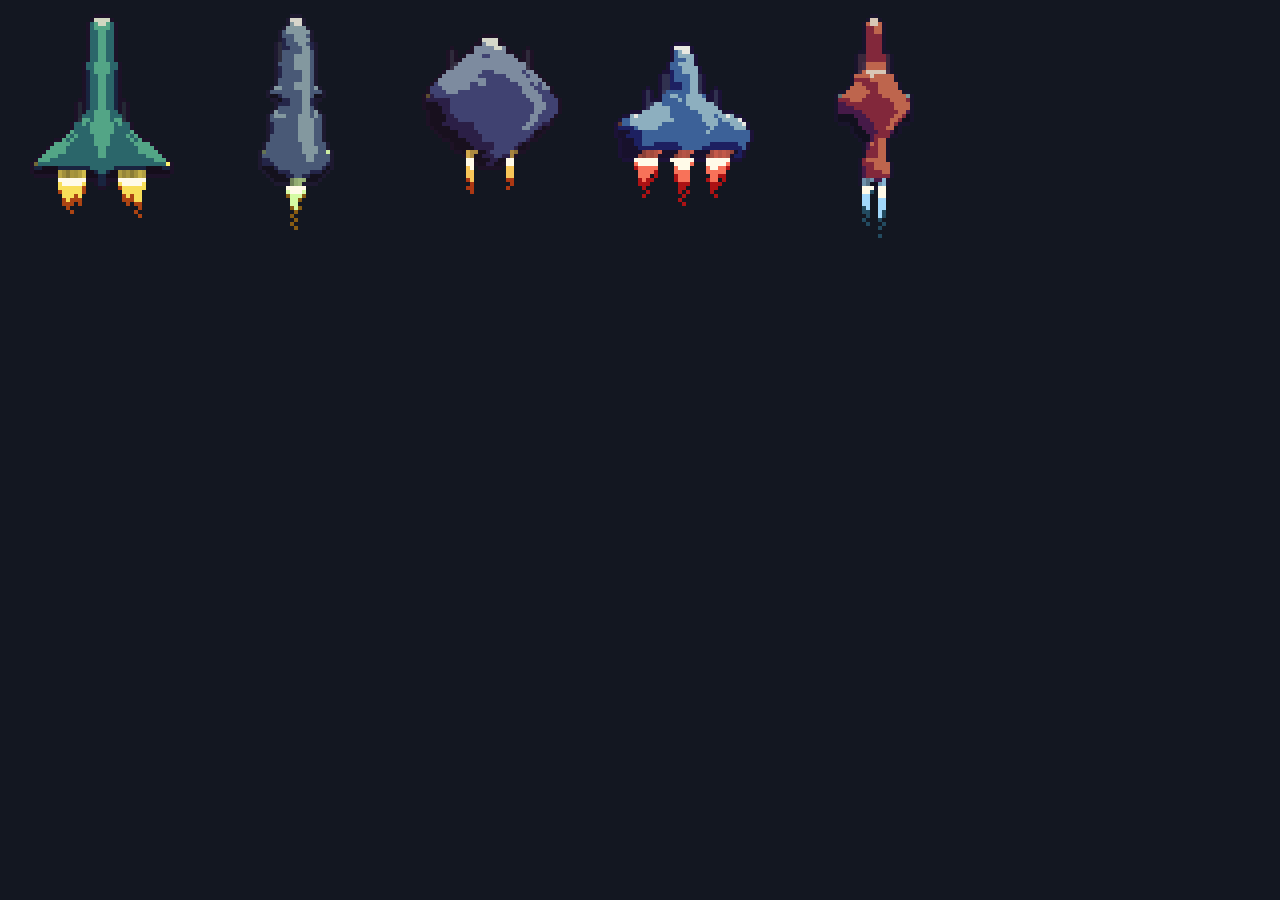
<file: press/anim.html>
<!doctype html><meta charset="utf-8">
<style>html,body{margin:0;background:#131721;overflow:hidden}
#stage{display:block;image-rendering:pixelated}</style>
<body>
<!-- app.js drives the whole UI, so it gets the DOM it expects; we only borrow ShipView -->
<div id="intro" style="display:none"><canvas id="introCanvas"></canvas></div>
<div style="display:none">
  <div id="panel"></div><button id="resetAll"></button><input type="text" id="seed" value="1">
  <button id="reroll"></button><button id="showLib"></button><button id="expPng"></button><button id="expMounts"></button>
  <button id="expSheet"></button><span id="notice"></span><header id="brand"></header>
  <canvas id="hero"></canvas><div id="heroMeta"></div><div id="gallery"></div><div id="library"></div>
</div>
<canvas id="stage"></canvas>
<script src="../lab/shape.js"></script><script src="../lab/shading.js"></script>
<script src="../lab/palette.js"></script><script src="../lab/mounts.js"></script>
<script src="../lab/compose.js"></script><script src="../lab/bank.js"></script>
<script src="../lab/families.js"></script><script src="../lab/controls.js"></script>
<script src="../lab/sprite.js"></script>
<script src="../app/storage.js"></script><script src="../app/icons.js"></script>
<script src="../app/pixelfont.js"></script><script src="../app/app.js"></script>
<script>
/* ── deterministic frame renderer ──────────────────────────────────────────
   FRAMES is the whole loop. Exhaust cycles every 8 frames, banking traces a
   full left-right-left sweep over 16, so 16 closes both at once.            */
/* gaps and padding scale with SCALE, so halving the scale halves the whole
   image exactly instead of leaving fixed margins behind */
var FRAMES = 16, SCALE = 4, SIZE = 44, THROTTLE = 0.85;
var GAP = 4 * SCALE, PAD = 3.5 * SCALE;   /* half of what SCALE 4 used */
var PICKS = [
  ["Raider", 1337], ["Interceptor", 90210], ["Manta", 424242],
  ["Dreadnought", 7777], ["Shard", 31337]
];
var C = window.PixelShipCompose, App = window.PixelshipApp, FAM = window.PixelshipFamilies;
App.state.bankPoses = 5; App.state.bankAngle = 40; App.state.bankHeight = 1.6;

var views = PICKS.map(function (p) {
  var ship = C.composeShip(p[1], SIZE, FAM.byName(p[0]).opts);
  ship.poses = window.PixelshipBank.bankPoses(ship, 5, 40, { heightScale: 1.6 });
  return new App.ShipView(ship, 1);
});

var cw = views.reduce(function (n, v) { return n + v.bw * SCALE; }, 0) + GAP * (views.length - 1) + PAD * 2;
var chh = Math.max.apply(null, views.map(function (v) { return v.bh * SCALE; })) + PAD * 2;
var stage = document.getElementById('stage');
stage.width = cw; stage.height = chh;
document.body.style.width = cw + 'px';
var ctx = stage.getContext('2d');
ctx.imageSmoothingEnabled = false;

function render(f) {
  ctx.fillStyle = '#131721';
  ctx.fillRect(0, 0, cw, chh);
  var x = PAD;
  views.forEach(function (v, i) {
    /* exhaust loop is 8 frames; the bank sweep is a triangle over all 16 */
    var phase = (f % 8) / 8;
    var poses = v.ship.poses.length, half = (poses - 1) / 2;
    var bank = Math.round(half + half * Math.sin(2 * Math.PI * (f / FRAMES + i * 0.09)));
    v.drawFrame(phase, THROTTLE, bank);
    ctx.drawImage(v.canvas, x, PAD, v.bw * SCALE, v.bh * SCALE);
    x += v.bw * SCALE + GAP;
  });
}
var f = parseInt((location.search.match(/f=(\d+)/) || [])[1] || '0', 10) % FRAMES;
render(f);
document.title = 'frame ' + f + ' of ' + FRAMES + ' - ' + cw + 'x' + chh;
</script>
</body>
</file>
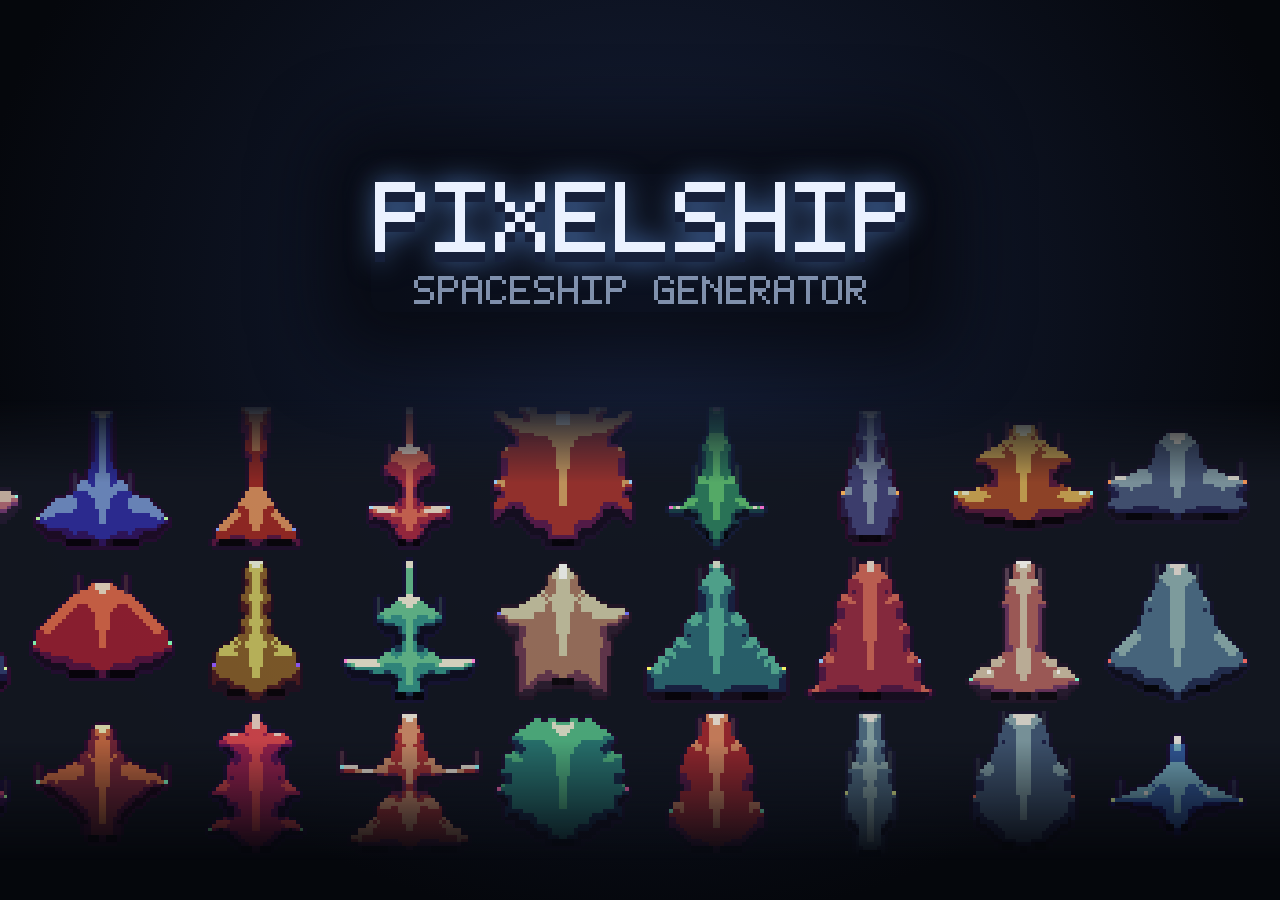
<file: press/cover.html>
<!doctype html><meta charset="utf-8"><link rel="stylesheet" href="_base.css">
<style>html,body{height:100%;overflow:hidden}
body{display:block;position:relative;
     background:radial-gradient(ellipse at 50% 34%,#16203a 0%,#05070c 74%)}
#band{width:168%;opacity:.95;position:absolute;top:70%;left:50%;transform:translate(-50%,-50%);
      -webkit-mask-image:linear-gradient(to right,transparent 0%,#000 12%,#000 88%,transparent 100%),
                         linear-gradient(to bottom,transparent 0%,#000 18%,#000 74%,transparent 100%);
      -webkit-mask-composite:source-in;mask-composite:intersect}
.mid{position:absolute;top:27%;left:50%;transform:translate(-50%,-50%);
     text-align:center;padding:8px 4px;
     box-shadow:0 0 70px 46px rgba(5,7,12,.72);background:rgba(5,7,12,.55);border-radius:14px}
.mid .t{display:flex;justify-content:center;filter:drop-shadow(0 0 14px rgba(110,168,255,.55))}
.mid .s{display:flex;justify-content:center;margin-top:14px;opacity:.8}
</style>
<body>
<img id="band" src="fleet_band.png">
<div class="mid"><div class="t" id="t"></div><div class="s" id="s"></div></div>
<script src="../app/pixelfont.js"></script>
<script>
document.getElementById("t").appendChild(PixelFont.render("PIXELSHIP",{scale:10,color:"#eaf1ff",shadow:{dx:0,dy:1,color:"#16203a"}}));
document.getElementById("s").appendChild(PixelFont.render("SPACESHIP GENERATOR",{scale:4,color:"#9db0d0"}));
</script>
</body>
</file>
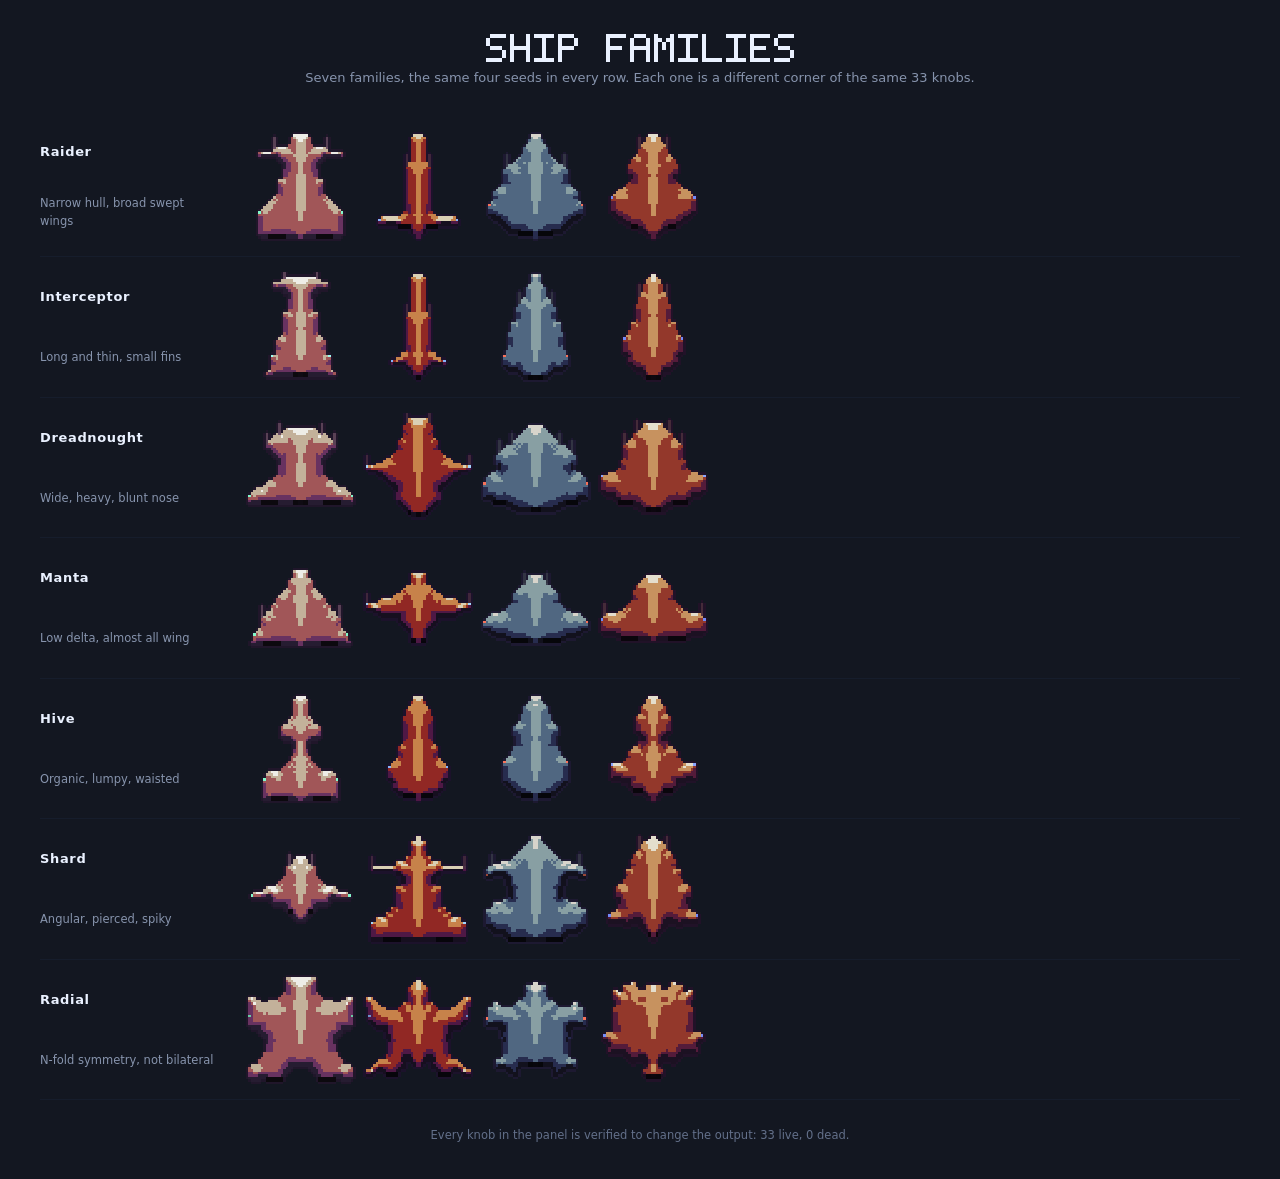
<file: press/families.html>
<!doctype html><meta charset="utf-8"><link rel="stylesheet" href="_base.css">
<style>.fam{display:grid;grid-template-columns:180px 1fr;align-items:center;gap:0 22px;
  padding:11px 0;border-bottom:1px solid #161d2c}
.fam:last-child{border-bottom:0}
.fname{font-size:13px;font-weight:700;letter-spacing:.05em;color:#eaf1ff}
.fdesc{grid-column:1;font-size:11.5px;color:#8794ad;margin-top:2px}
.fam img{grid-column:2;grid-row:1/3}</style>
<body><div class="wrap"><div class="h" id="t"></div>
<div class="sub">Seven families, the same four seeds in every row. Each one is a different corner of the same 33 knobs.</div>
<div class="fam"><div class="fname">Raider</div><div class="fdesc">Narrow hull, broad swept wings</div><img src="fam_raider.png" width="470"></div>
<div class="fam"><div class="fname">Interceptor</div><div class="fdesc">Long and thin, small fins</div><img src="fam_interceptor.png" width="470"></div>
<div class="fam"><div class="fname">Dreadnought</div><div class="fdesc">Wide, heavy, blunt nose</div><img src="fam_dreadnought.png" width="470"></div>
<div class="fam"><div class="fname">Manta</div><div class="fdesc">Low delta, almost all wing</div><img src="fam_manta.png" width="470"></div>
<div class="fam"><div class="fname">Hive</div><div class="fdesc">Organic, lumpy, waisted</div><img src="fam_hive.png" width="470"></div>
<div class="fam"><div class="fname">Shard</div><div class="fdesc">Angular, pierced, spiky</div><img src="fam_shard.png" width="470"></div>
<div class="fam"><div class="fname">Radial</div><div class="fdesc">N-fold symmetry, not bilateral</div><img src="fam_radial.png" width="470"></div>
<div class="foot">Every knob in the panel is verified to change the output: 33 live, 0 dead.</div>
</div>
<script src="../app/pixelfont.js"></script>
<script>document.getElementById("t").appendChild(PixelFont.render("SHIP FAMILIES",{scale:4,color:"#eaf1ff"}));</script>
</body>
</file>
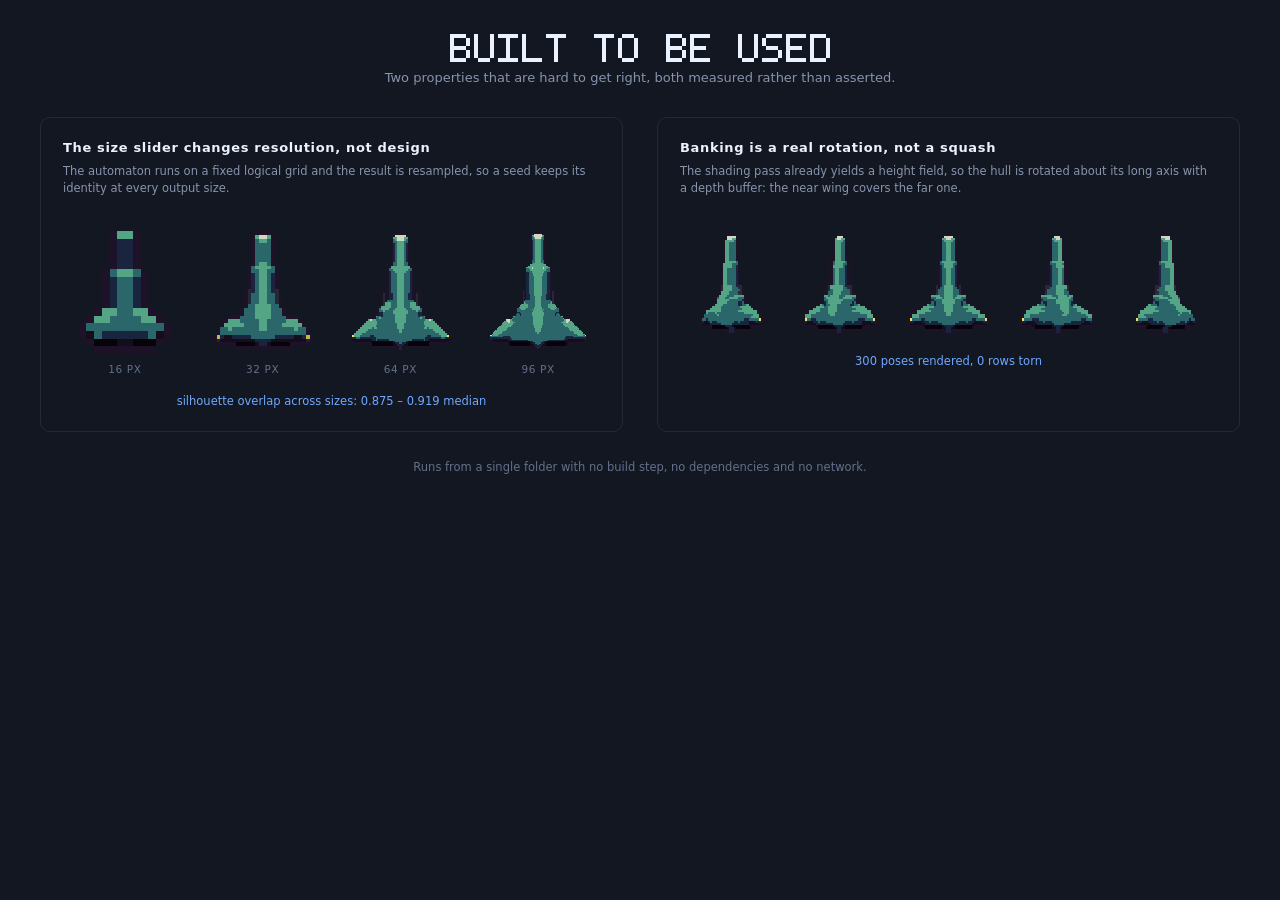
<file: press/features.html>
<!doctype html><meta charset="utf-8"><link rel="stylesheet" href="_base.css">
<style>.two{display:grid;grid-template-columns:1fr 1fr;gap:34px;margin-top:6px}
.card{border:1px solid rgba(255,255,255,.08);border-radius:10px;background:transparent;padding:20px 22px}
.card h3{margin:0 0 4px;font-size:13px;letter-spacing:.05em;color:#eaf1ff}
.card p{margin:0 0 16px;font-size:11.5px;color:#8794ad;line-height:1.5;min-height:52px}
.card img{max-width:100%;height:auto}
.sizes{display:flex;align-items:flex-end;justify-content:center;gap:14px}
.sizes figure{margin:0;text-align:center}
.sizes figcaption{margin-top:7px;font-size:10.5px;color:#63708a;letter-spacing:.06em}
.metric{margin-top:14px;font-size:11.5px;color:#6ea8ff;text-align:center;font-variant-numeric:tabular-nums}
</style>
<body><div class="wrap"><div class="h" id="t"></div>
<div class="sub">Two properties that are hard to get right, both measured rather than asserted.</div>
<div class="two">
  <div class="card"><h3>The size slider changes resolution, not design</h3>
    <p>The automaton runs on a fixed logical grid and the result is resampled, so a seed keeps its identity at every output size.</p>
    <div class="sizes">
      <figure><img src="size_16.png"><figcaption>16 PX</figcaption></figure>
      <figure><img src="size_32.png"><figcaption>32 PX</figcaption></figure>
      <figure><img src="size_64.png"><figcaption>64 PX</figcaption></figure>
      <figure><img src="size_96.png"><figcaption>96 PX</figcaption></figure>
    </div>
    <div class="metric">silhouette overlap across sizes: 0.875 – 0.919 median</div>
  </div>
  <div class="card"><h3>Banking is a real rotation, not a squash</h3>
    <p>The shading pass already yields a height field, so the hull is rotated about its long axis with a depth buffer: the near wing covers the far one.</p>
    <div class="sizes" style="display:block"><img src="bank_poses.png" style="width:100%"></div>
    <div class="metric">300 poses rendered, 0 rows torn</div>
  </div>
</div>
<div class="foot">Runs from a single folder with no build step, no dependencies and no network.</div>
</div>
<script src="../app/pixelfont.js"></script>
<script>document.getElementById("t").appendChild(PixelFont.render("BUILT TO BE USED",{scale:4,color:"#eaf1ff"}));</script>
</body>
</file>
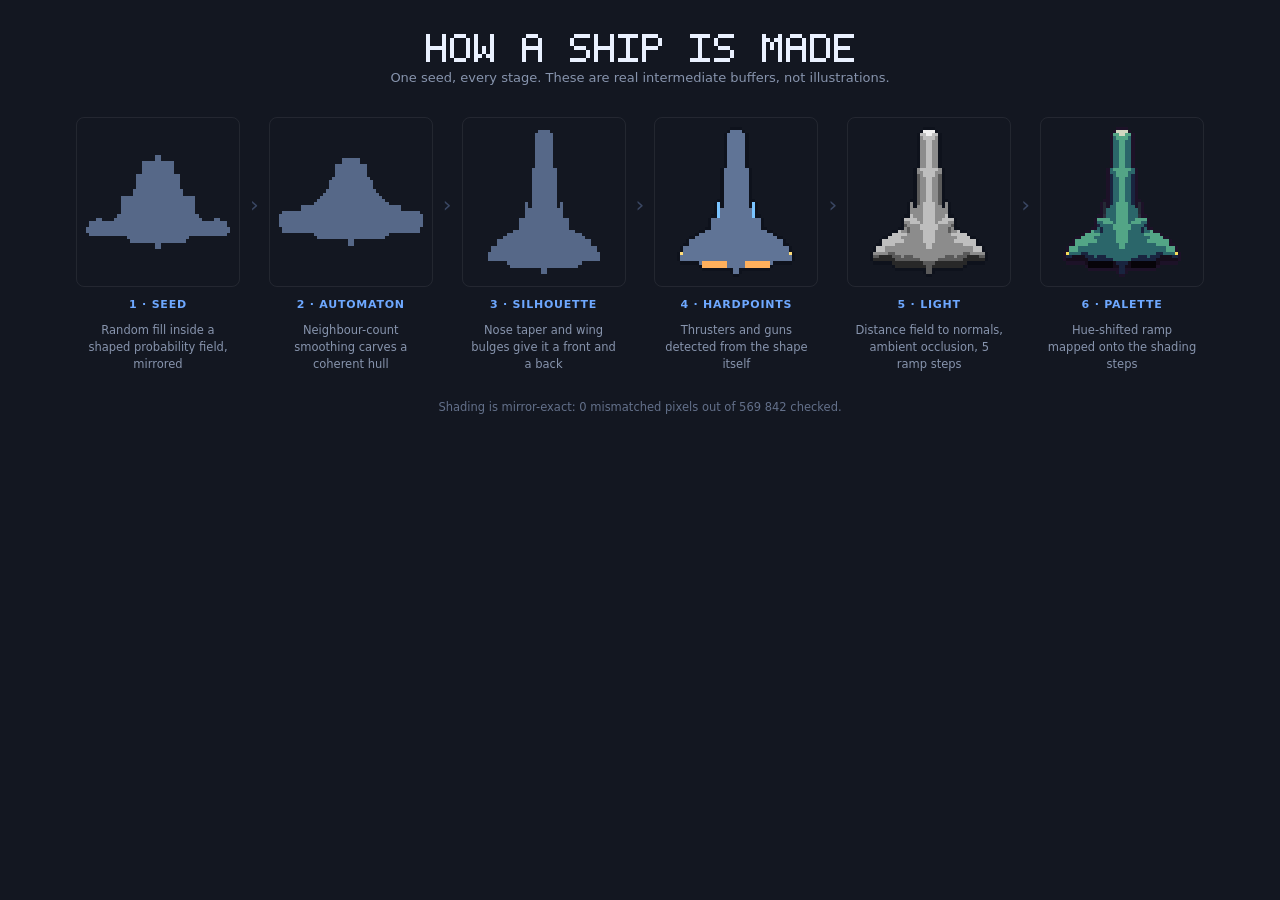
<file: press/pipeline.html>
<!doctype html><meta charset="utf-8"><link rel="stylesheet" href="_base.css">
<body><div class="wrap">
<div class="h" id="t"></div>
<div class="sub">One seed, every stage. These are real intermediate buffers, not illustrations.</div>
<div class="row">
  <div class="stage"><div class="frame"><img src="ca_0.png" width="150"></div>
    <div class="cap">1 · seed</div><div class="note">Random fill inside a shaped probability field, mirrored</div></div>
  <div class="arrow">›</div>
  <div class="stage"><div class="frame"><img src="ca_2.png" width="150"></div>
    <div class="cap">2 · automaton</div><div class="note">Neighbour-count smoothing carves a coherent hull</div></div>
  <div class="arrow">›</div>
  <div class="stage"><div class="frame"><img src="p1_mask.png" width="150"></div>
    <div class="cap">3 · silhouette</div><div class="note">Nose taper and wing bulges give it a front and a back</div></div>
  <div class="arrow">›</div>
  <div class="stage"><div class="frame"><img src="p2_mounts.png" width="150"></div>
    <div class="cap">4 · hardpoints</div><div class="note">Thrusters and guns detected from the shape itself</div></div>
  <div class="arrow">›</div>
  <div class="stage"><div class="frame"><img src="p3_shading.png" width="150"></div>
    <div class="cap">5 · light</div><div class="note">Distance field to normals, ambient occlusion, 5 ramp steps</div></div>
  <div class="arrow">›</div>
  <div class="stage"><div class="frame"><img src="p4_final.png" width="150"></div>
    <div class="cap">6 · palette</div><div class="note">Hue-shifted ramp mapped onto the shading steps</div></div>
</div>
<div class="foot">Shading is mirror-exact: 0 mismatched pixels out of 569 842 checked.</div>
</div>
<script src="../app/pixelfont.js"></script>
<script>document.getElementById("t").appendChild(PixelFont.render("HOW A SHIP IS MADE",{scale:4,color:"#eaf1ff"}));</script>
</body>
</file>
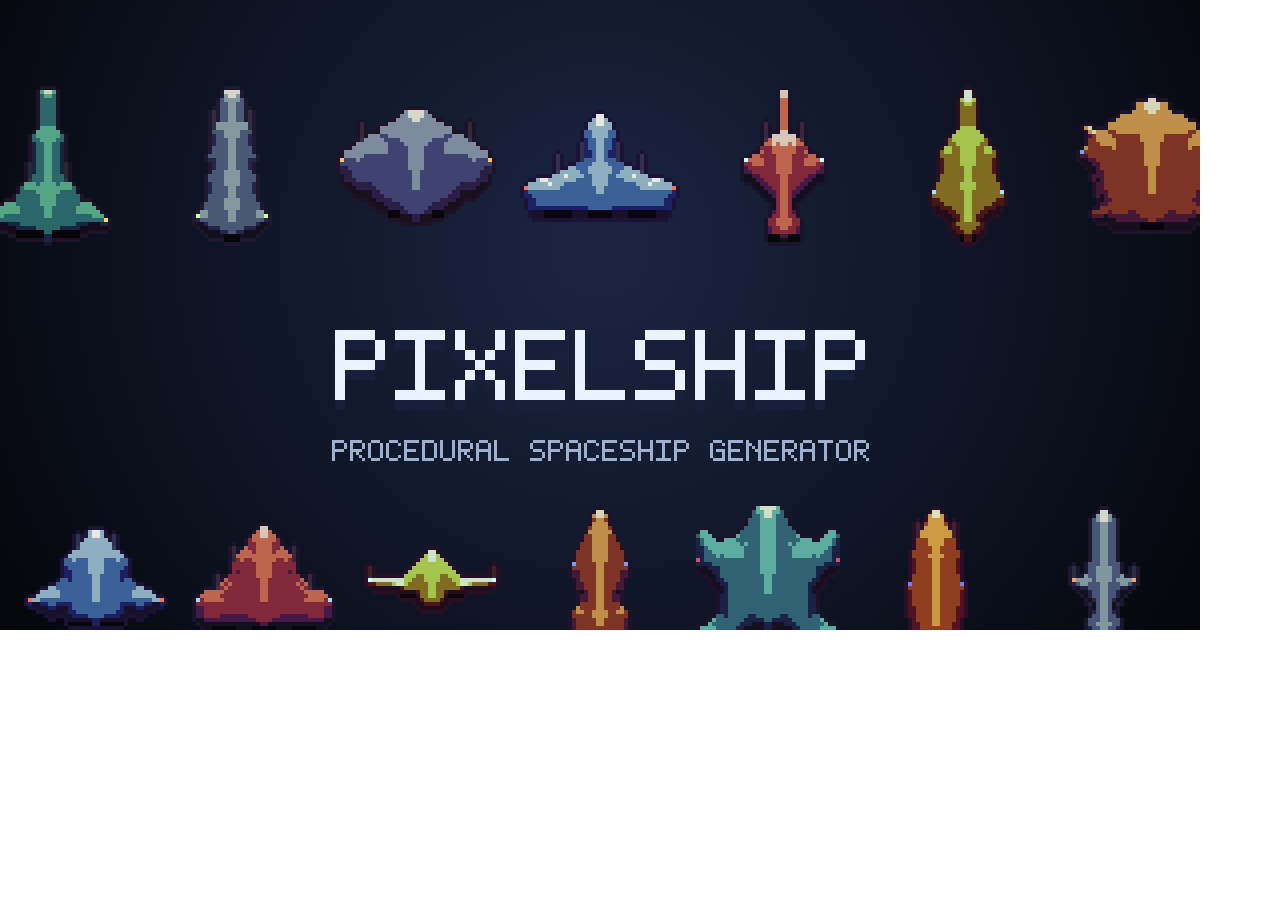
<file: press/promo.html>
<!doctype html><meta charset="utf-8">
<style>html,body{margin:0;overflow:hidden}
body{background:transparent}
#stage{display:block;image-rendering:pixelated}</style>
<body>
<div id="intro" style="display:none"><canvas id="introCanvas"></canvas></div>
<div style="display:none">
  <div id="panel"></div><button id="resetAll"></button><input type="text" id="seed" value="1">
  <button id="reroll"></button><button id="showLib"></button><button id="expPng"></button><button id="expMounts"></button>
  <button id="expSheet"></button><span id="notice"></span><header id="brand"></header>
  <canvas id="hero"></canvas><div id="heroMeta"></div><div id="gallery"></div><div id="library"></div>
</div>
<canvas id="stage"></canvas>
<script src="../lab/shape.js"></script><script src="../lab/shading.js"></script>
<script src="../lab/palette.js"></script><script src="../lab/mounts.js"></script>
<script src="../lab/compose.js"></script><script src="../lab/bank.js"></script>
<script src="../lab/families.js"></script><script src="../lab/controls.js"></script>
<script src="../lab/sprite.js"></script>
<script src="../app/storage.js"></script><script src="../app/icons.js"></script>
<script src="../app/pixelfont.js"></script><script src="../app/app.js"></script>
<script>
var C=window.PixelShipCompose, App=window.PixelshipApp, FAM=window.PixelshipFamilies, PF=window.PixelFont;
var kind=(location.search.match(/k=(\w+)/)||[])[1]||'social';
var stage=document.getElementById('stage'), ctx=stage.getContext('2d');

function ship(fam,seed,size){ return C.composeShip(seed,size,FAM.byName(fam).opts); }
function paint(sh,x,y,sc){
  for(var yy=0;yy<sh.H;yy++)for(var xx=0;xx<sh.W;xx++){
    var m=sh.mats[yy*sh.W+xx]; if(!m) continue;
    var c=C.colorFor(m,sh.steps[yy*sh.W+xx],sh.pal,sh.rampSteps);
    ctx.fillStyle='rgb('+c[0]+','+c[1]+','+c[2]+')';
    ctx.fillRect(x+xx*sc,y+yy*sc,sc,sc);
  }
}
/* one fleet row, centred, returns the height it used */
function fleetRow(seeds,size,sc,y,famList){
  var total=seeds.length*(size*sc)+(seeds.length-1)*(6*sc);
  var x=Math.round((stage.width-total)/2);
  seeds.forEach(function(sd,i){
    paint(ship(famList[i%famList.length],sd,size),x,y,sc);
    x+=size*sc+6*sc;
  });
  return size*sc;
}
function setup(w,h,bg){
  stage.width=w; stage.height=h; document.body.style.width=w+'px';
  ctx.imageSmoothingEnabled=false;
  if(bg){ ctx.fillStyle=bg; ctx.fillRect(0,0,w,h); }
}
function centreCanvas(cv,y){ ctx.drawImage(cv,Math.round((stage.width-cv.width)/2),y); }

var FAMS=['Raider','Interceptor','Manta','Dreadnought','Shard','Hive','Radial'];
var SEEDS=[1337,90210,424242,7777,31337,5150,8080,2600,1234,9001];

if(kind==='social'){                       /* 1200x630 open graph */
  setup(1200,630,'#0b0e14');
  var g=ctx.createRadialGradient(600,250,40,600,250,700);
  g.addColorStop(0,'#1a2440'); g.addColorStop(1,'#05070c');
  ctx.fillStyle=g; ctx.fillRect(0,0,1200,630);
  fleetRow(SEEDS.slice(0,7),40,4,86,FAMS);
  centreCanvas(PF.render('PIXELSHIP',{scale:10,color:'#eaf1ff',shadow:{dx:0,dy:1,color:'#16203a'}}),330);
  centreCanvas(PF.render('PROCEDURAL SPACESHIP GENERATOR',{scale:3,color:'#9db0d0'}),440);
  fleetRow(SEEDS.slice(3,10),36,4,506,FAMS.slice(2).concat(FAMS.slice(0,2)));
}
else if(kind==='wide'){                    /* 1680x720 = 21:9 */
  setup(1680,720,'#0b0e14');
  var g2=ctx.createLinearGradient(0,0,0,720);
  g2.addColorStop(0,'#16203a'); g2.addColorStop(1,'#05070c');
  ctx.fillStyle=g2; ctx.fillRect(0,0,1680,720);
  fleetRow(SEEDS.slice(0,9),44,4,60,FAMS);
  centreCanvas(PF.render('PIXELSHIP',{scale:12,color:'#eaf1ff',shadow:{dx:0,dy:1,color:'#16203a'}}),330);
  centreCanvas(PF.render('PROCEDURAL SPACESHIP GENERATOR',{scale:3,color:'#9db0d0'}),450);
  fleetRow(SEEDS.slice(2,11),40,4,530,FAMS.slice(3).concat(FAMS.slice(0,3)));
}
else if(kind==='logo'){                    /* transparent, horizontal */
  setup(1000,240,null);
  var sh=ship('Raider',1337,40);
  paint(sh,26,26,4);
  var t=PF.render('PIXELSHIP',{scale:9,color:'#ffffff',outline:{color:'#0b0e14',width:1}});
  ctx.drawImage(t,214,52);
  var s=PF.render('PROCEDURAL SPACESHIP GENERATOR',{scale:2,color:'#c9d6ee',outline:{color:'#0b0e14',width:1}});
  ctx.drawImage(s,220,152);
}
else if(kind==='favicon'){
  /* Designed AT 16px and scaled 16x, not designed big and shrunk: a favicon is
     read at 16px and a thin hull disappears there. This one was picked by
     measuring silhouette fill and aspect at the target size. */
  setup(256,256,null);
  var f=ship('Manta',-809475032,16);
  paint(f,Math.round((256-f.W*16)/2),Math.round((256-f.H*16)/2),16);
}
document.title=kind+' '+stage.width+'x'+stage.height;
</script></body>
</file>
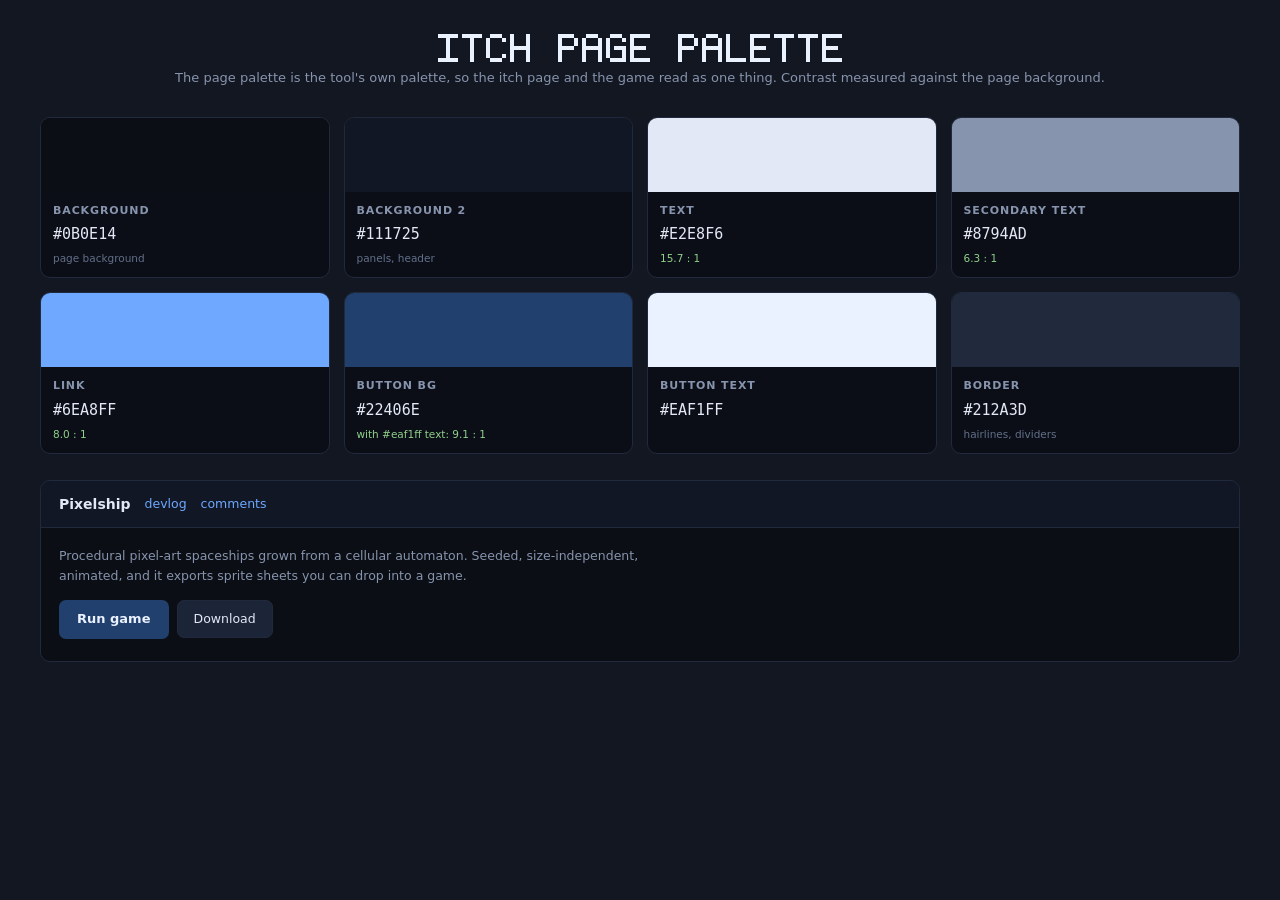
<file: press/theme.html>
<!doctype html><meta charset="utf-8"><link rel="stylesheet" href="_base.css">
<style>
.grid{display:grid;grid-template-columns:repeat(4,1fr);gap:14px;margin-top:4px}
.sw{border:1px solid #212a3d;border-radius:10px;overflow:hidden;background:#0b0e16}
.chip{height:74px}
.meta{padding:10px 12px}
.role{font-size:11px;letter-spacing:.08em;text-transform:uppercase;color:#8794ad;font-weight:700}
.hex{font-size:15px;font-family:ui-monospace,SFMono-Regular,Menlo,monospace;color:#e2e8f6;margin-top:3px}
.ct{font-size:10.5px;color:#63708a;margin-top:4px;font-variant-numeric:tabular-nums}
.ok{color:#8fd18a}
.demo{margin-top:26px;border:1px solid #212a3d;border-radius:10px;overflow:hidden}
.demoBar{background:#111725;padding:12px 18px;border-bottom:1px solid #212a3d;
         display:flex;align-items:center;gap:14px}
.demoBar .name{color:#e2e8f6;font-weight:600;font-size:14px}
.demoBar a{color:#6ea8ff;text-decoration:none;font-size:12.5px}
.demoBody{background:#0b0e14;padding:18px 18px 22px}
.demoBody p{margin:0 0 14px;color:#8794ad;font-size:12.5px;max-width:74ch}
.btn{display:inline-block;background:#22406e;color:#eaf1ff;border-radius:7px;
     padding:9px 18px;font-size:13px;font-weight:600}
.btn2{display:inline-block;background:#1c2537;color:#e2e8f6;border:1px solid #212a3d;
      border-radius:7px;padding:8px 16px;font-size:12.5px;margin-left:8px}
</style>
<body><div class="wrap">
<div class="h" id="t"></div>
<div class="sub">The page palette is the tool's own palette, so the itch page and the game read as one thing. Contrast measured against the page background.</div>
<div class="grid" id="g"></div>
<div class="demo">
  <div class="demoBar"><span class="name">Pixelship</span><a href="#">devlog</a><a href="#">comments</a></div>
  <div class="demoBody">
    <p>Procedural pixel-art spaceships grown from a cellular automaton. Seeded, size-independent,
       animated, and it exports sprite sheets you can drop into a game.</p>
    <span class="btn">Run game</span><span class="btn2">Download</span>
  </div>
</div>
</div>
<script src="../app/pixelfont.js"></script>
<script>
var SW=[
 ["Background","#0b0e14","page background"],
 ["Background 2","#111725","panels, header"],
 ["Text","#e2e8f6","15.7 : 1",true],
 ["Secondary text","#8794ad","6.3 : 1",true],
 ["Link","#6ea8ff","8.0 : 1",true],
 ["Button bg","#22406e","with #eaf1ff text: 9.1 : 1",true],
 ["Button text","#eaf1ff","",false],
 ["Border","#212a3d","hairlines, dividers"]
];
var g=document.getElementById("g");
SW.forEach(function(s){
  var d=document.createElement("div"); d.className="sw";
  d.innerHTML='<div class="chip" style="background:'+s[1]+'"></div>'+
    '<div class="meta"><div class="role">'+s[0]+'</div><div class="hex">'+s[1].toUpperCase()+'</div>'+
    '<div class="ct'+(s[3]?' ok':'')+'">'+(s[2]||'&nbsp;')+'</div></div>';
  g.appendChild(d);
});
document.getElementById("t").appendChild(PixelFont.render("ITCH PAGE PALETTE",{scale:4,color:"#eaf1ff"}));
</script>
</body>
</file>
<file: press/_base.css>
*{box-sizing:border-box}
body{margin:0;background:#131721;color:#e2e8f6;
     font:14px/1.6 ui-sans-serif,system-ui,-apple-system,"Segoe UI",sans-serif;
     -webkit-font-smoothing:antialiased}
canvas{image-rendering:pixelated;display:block}
img{image-rendering:pixelated;display:block}
.wrap{padding:34px 40px}
.h{display:flex;justify-content:center;margin-bottom:6px}
.sub{text-align:center;color:#8794ad;font-size:13px;margin-bottom:28px}
.row{display:flex;align-items:flex-start;justify-content:center;gap:0}
.stage{display:flex;flex-direction:column;align-items:center;gap:9px;padding:0 6px}
.stage .cap{font-size:11px;letter-spacing:.07em;text-transform:uppercase;color:#6ea8ff;font-weight:700}
.stage .note{font-size:11.5px;color:#8794ad;text-align:center;max-width:150px;line-height:1.45}
.arrow{color:#3a4763;font-size:22px;padding:70px 4px 0}
.frame{border:1px solid rgba(255,255,255,.07);border-radius:8px;background:transparent;padding:6px;
       height:170px;display:flex;align-items:center;justify-content:center}
.foot{margin-top:26px;text-align:center;color:#63708a;font-size:11.5px}
</file>
